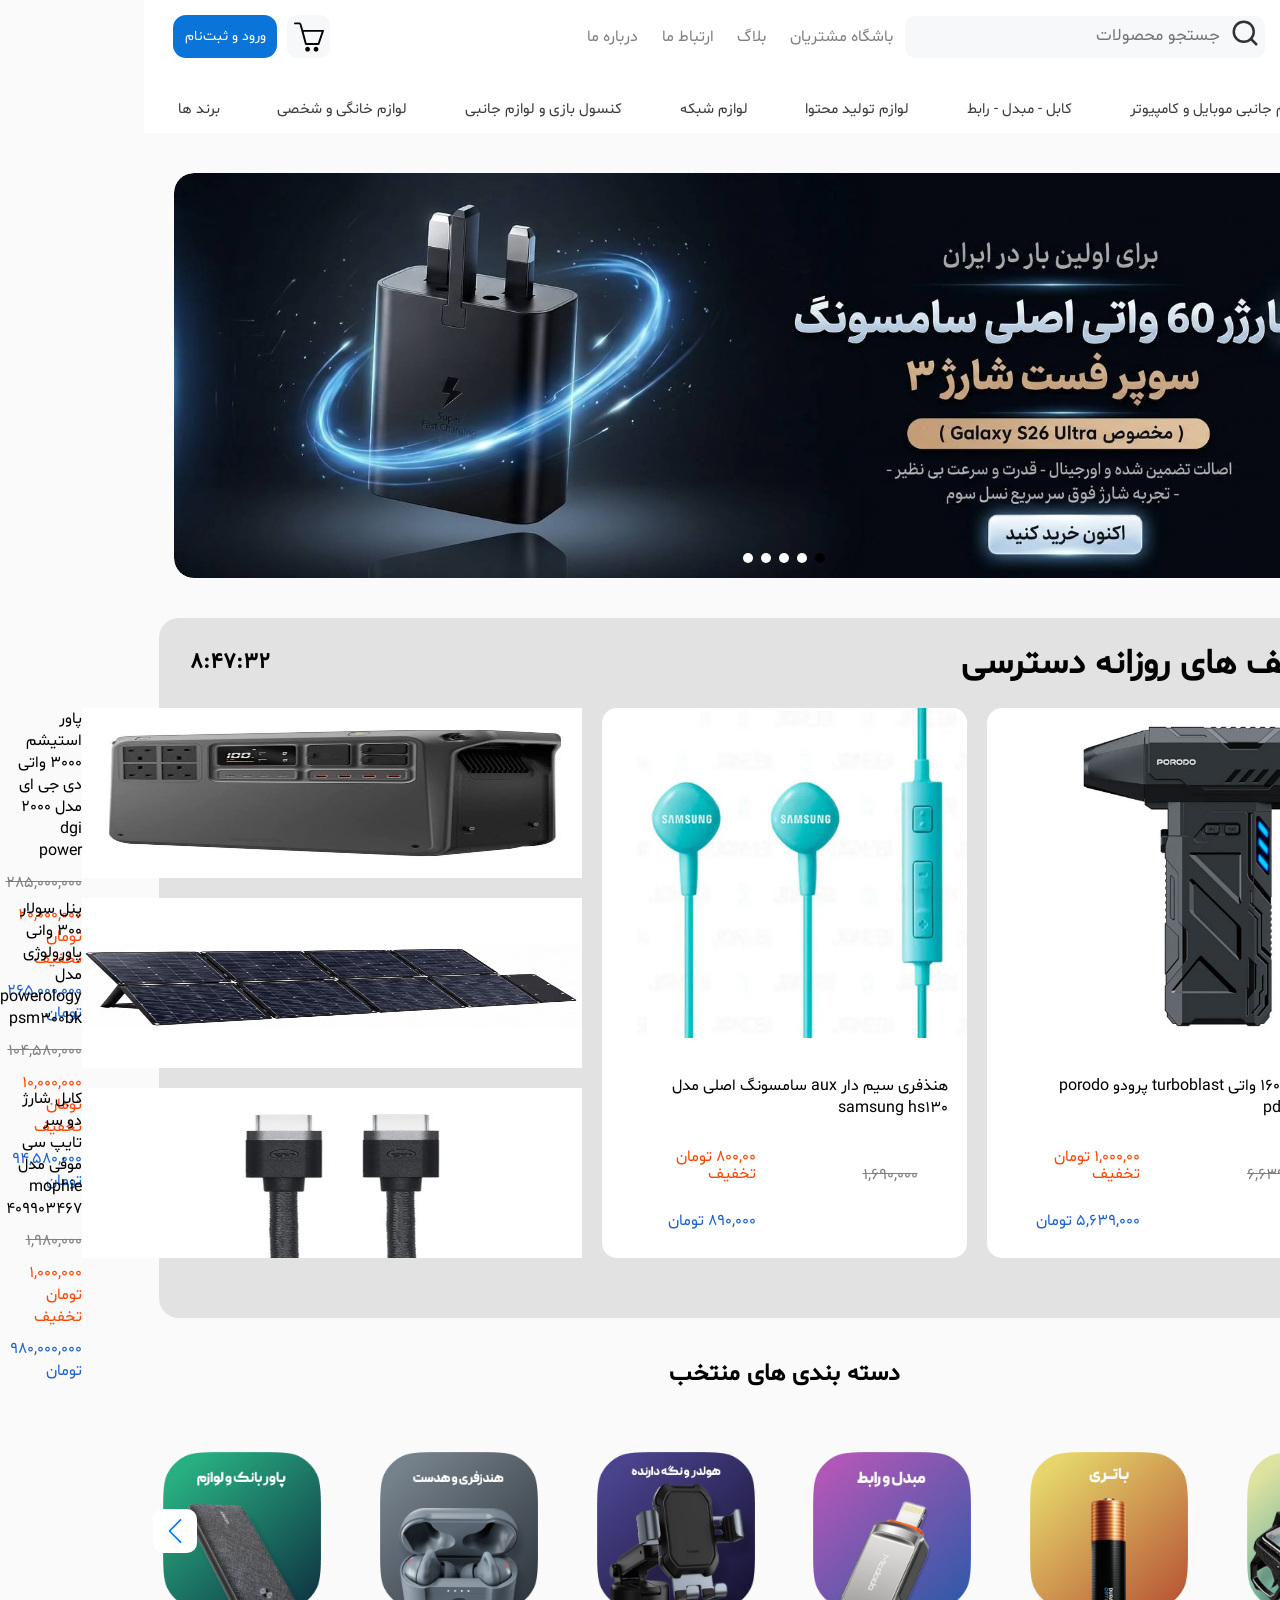
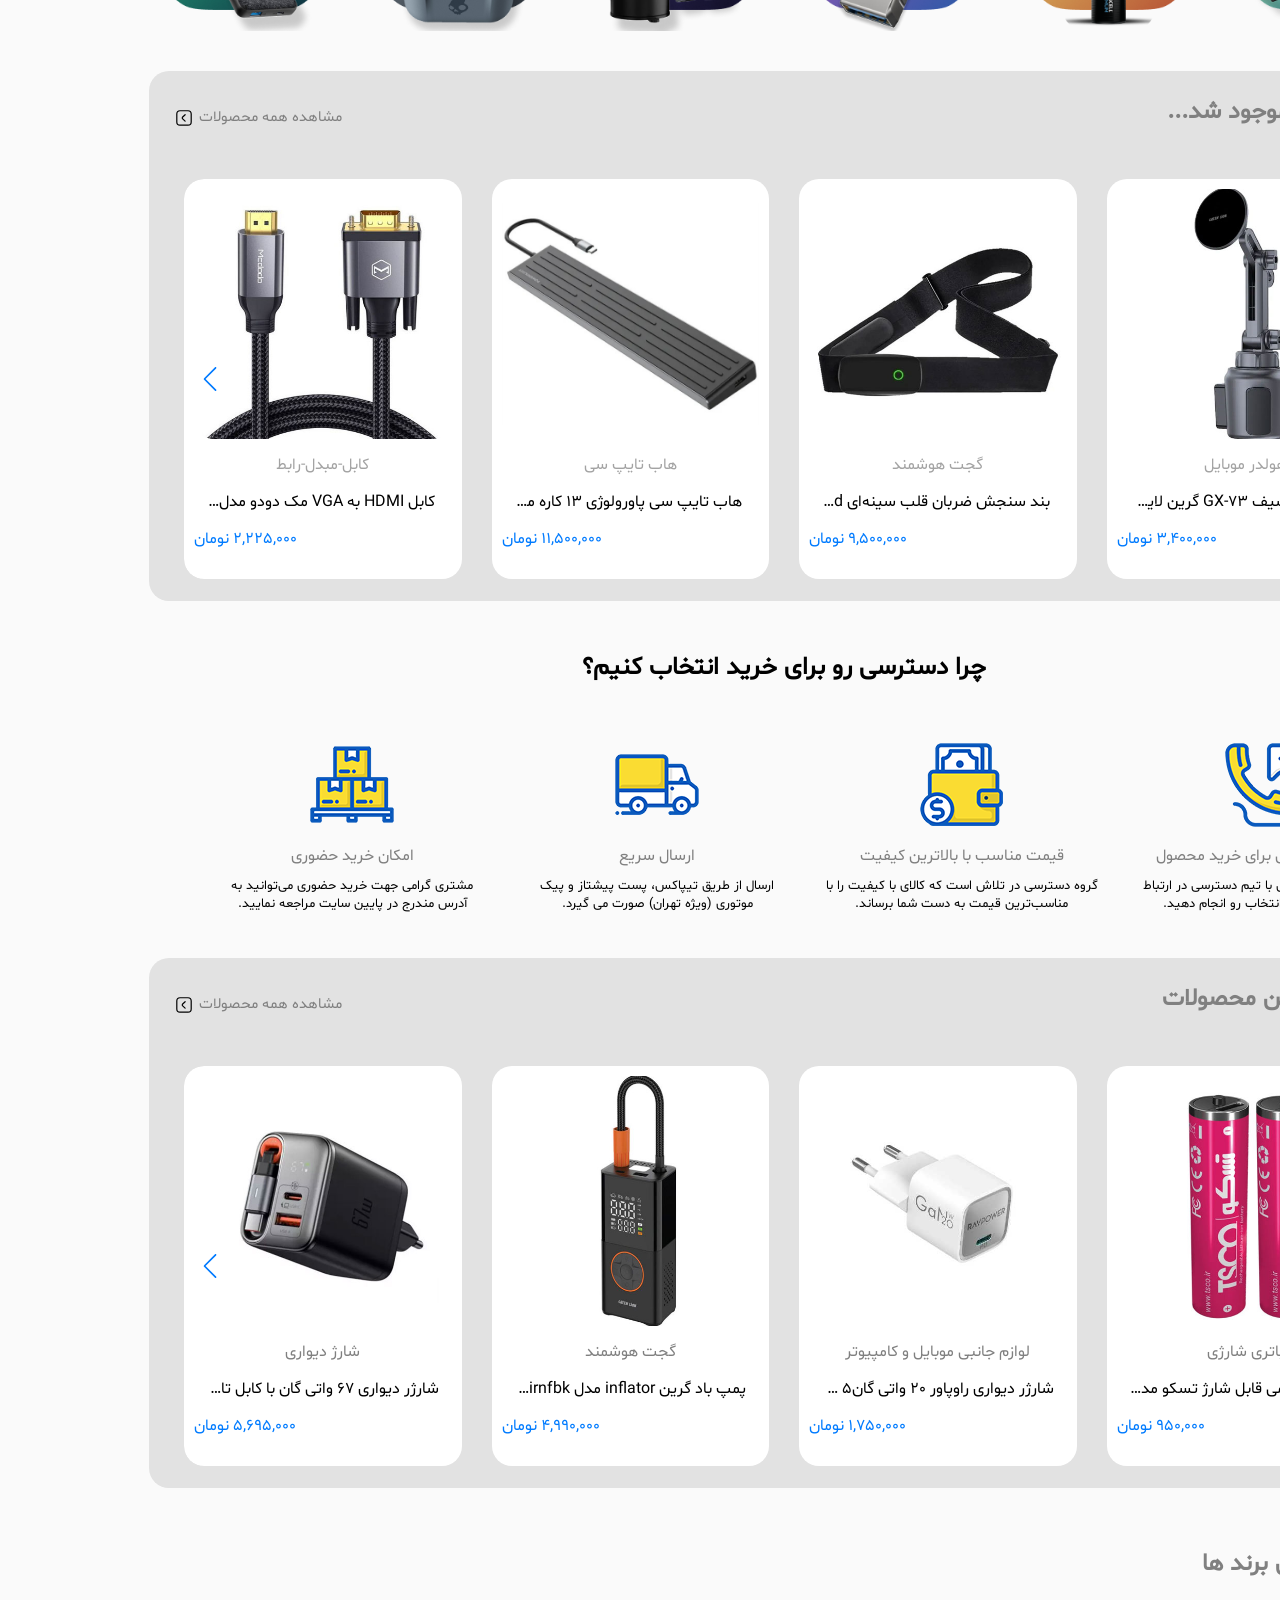
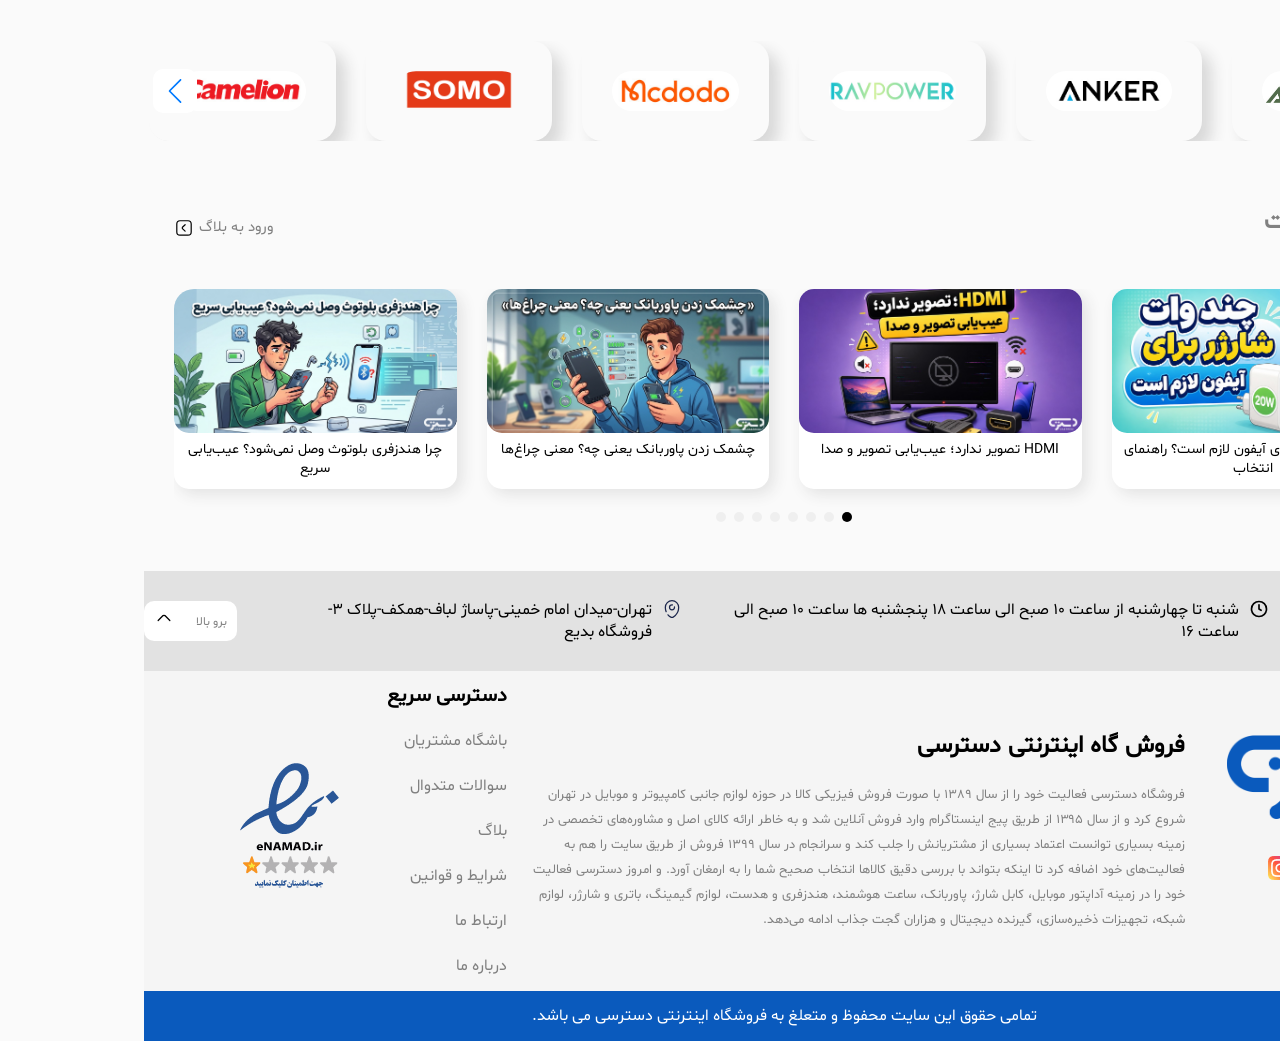
<file: index.html>
<!doctype html>
<html lang="en" dir="rtl">
    <head>
        <meta charset="UTF-8" />
        <meta name="viewport" content="width=device-width, initial-scale=1.0" />
        <title>فروشگاه اینترنتی دسترسی</title>
        <link
            rel="shortcut icon"
            href="./images/favicon.png"
            type="image/x-icon"
        />
        <link rel="stylesheet" href="./swiper/swiper-bundle.min.css" />
        <link rel="stylesheet" href="./css/css_home/main_home.css" />
        
    </head>
    <body>
        <div id="for_coming_up"></div>
        <header class="header">
            <div class="headerTop">
                <div class="dastresi_lego">
                    <img src="./images/dastresi_logo.png" alt="dastresi logo" />
                </div>
                <div class="search_box">
                    <div class="SearchLego">
                        <label for="search_home">
                            <svg
                                width="30px"
                                height="30px"
                                viewBox="0 0 24 24"
                                fill="none"
                                xmlns="http://www.w3.org/2000/svg"
                            >
                                <path
                                    d="M17 17L21 21"
                                    stroke="#323232"
                                    stroke-width="2"
                                    stroke-linecap="round"
                                    stroke-linejoin="round"
                                />
                                <path
                                    d="M19 11C19 15.4183 15.4183 19 11 19C6.58172 19 3 15.4183 3 11C3 6.58172 6.58172 3 11 3C15.4183 3 19 6.58172 19 11Z"
                                    stroke="#323232"
                                    stroke-width="2"
                                />
                            </svg>
                        </label>
                    </div>
                    <input
                        type="search"
                        name="search_home"
                        id="search_home"
                        class="search_input"
                        placeholder="جستجو محصولات"
                    />
                </div>
                <div class="portals">
                    <a href="./Bashgah_Moshtarian.html">باشگاه مشتریان</a>
                    <a href="#">بلاگ</a>
                    <a href="#">ارتباط ما</a>
                    <a href="#">درباره ما</a>
                </div>
                <div class="empty"></div>

                <div class="sabad_kharid">
                    <svg
                        fill="#000000"
                        width="64px"
                        height="64px"
                        viewBox="0 0 32 32"
                        version="1.1"
                        xmlns="http://www.w3.org/2000/svg"
                    >
                        <g id="SVGRepo_bgCarrier" stroke-width="0"></g>
                        <g
                            id="SVGRepo_tracerCarrier"
                            stroke-linecap="round"
                            stroke-linejoin="round"
                        ></g>
                        <g id="SVGRepo_iconCarrier">
                            <path
                                d="M31.739 8.875c-0.186-0.264-0.489-0.422-0.812-0.422h-21.223l-1.607-5.54c-0.63-2.182-2.127-2.417-2.741-2.417h-4.284c-0.549 0-0.993 0.445-0.993 0.993s0.445 0.993 0.993 0.993h4.283c0.136 0 0.549 0 0.831 0.974l5.527 20.311c0.12 0.428 0.511 0.724 0.956 0.724h13.499c0.419 0 0.793-0.262 0.934-0.657l4.758-14.053c0.11-0.304 0.064-0.643-0.122-0.907zM25.47 22.506h-12.046l-3.161-12.066h19.253zM23.5 26.504c-1.381 0-2.5 1.119-2.5 2.5s1.119 2.5 2.5 2.5 2.5-1.119 2.5-2.5c0-1.381-1.119-2.5-2.5-2.5zM14.5 26.504c-1.381 0-2.5 1.119-2.5 2.5s1.119 2.5 2.5 2.5 2.5-1.119 2.5-2.5c0-1.381-1.119-2.5-2.5-2.5z"
                            ></path>
                        </g>
                    </svg>
                </div>
                <div class="signin_and_signup">
                    <a href="./login.html">ورود و ثبت‌نام</a>
                </div>
            </div>

            <nav class="headerBottom">
                <ul class="asli_portals_in_header" type="none">
                    <li>
                        <a href="#" class="home_portal">خانه</a>
                    </li>
                    <li>
                        <a href="./Lavazem_Janebi_Mobile_computer.html">
                            لوازم جانبی موبایل و کامپیوتر</a
                        >
                        <div class="SubMenu">
                            <h5>ماوس و کیبورد و پدموس</h5>
                            <h5>کابل شارژ</h5>
                            <h5>اداپتور شارژ</h5>
                            <h5>پاوربانک</h5>
                            <h5>هنذفری و هدفون</h5>
                            <h5>اسپیکر</h5>
                            <h5>تجهیزات دخیره سازی</h5>
                            <h5>هولدر موبایل</h5>
                            <h5>دسته بازی و خنک کننده موبایل</h5>
                            <h5>سه راهی برق</h5>
                            <h5>دانگل انتقال تصویر</h5>
                            <h5>هاب تایپ سی</h5>
                            <h5>قاب گلس</h5>
                        </div>
                    </li>
                    <li>
                        <a href="#">کابل - مبدل - رابط</a>
                        <div class="SubMenu">
                            <h5>کابل hdmi</h5>
                            <h5>کابل پرینتر</h5>
                            <h5>گیرنده بلوتوث صدا</h5>
                            <h5>تبدیل صدا و AUX</h5>
                            <h5>تبدیل سوکت شارژ</h5>
                            <h5>مبدل تصویر HDMI و VGA</h5>
                            <h5>کابل AUX</h5>
                            <h5>کابل ۲ به ۱ صدا</h5>
                            <h5>کابل اپتیکال</h5>
                            <h5>کابل OTG</h5>
                        </div>
                    </li>
                    <li>
                        <a href="#">لوازم تولید محتوا</a>
                        <div class="SubMenu">
                            <h5>میکروفون</h5>
                            <h5>رینگ لایت</h5>
                            <h5>سه پایه نور</h5>
                        </div>
                    </li>
                    <li>
                        <a href="#">لوازم شبکه</a>
                        <div class="SubMenu">
                            <h5>مودم</h5>
                            <h5>هاب شبکه</h5>
                            <h5>مودم همراه</h5>
                            <h5>دانگل وای فای</h5>
                            <h5>روتر</h5>
                        </div>
                    </li>
                    <li>
                        <a href="#">کنسول بازی و لوازم جانبی</a>
                        <div class="SubMenu">
                            <h5>کیف کنسول بازی</h5>
                            <h5>هدفون گیمینگ</h5>
                            <h5>موس و کیبورد</h5>
                            <h5>دسته بازی</h5>
                            <h5>شارژر دسته بازی</h5>
                        </div>
                    </li>
                    <li>
                        <a href="#">لوازم خانگی و شخصی</a>
                        <div class="SubMenu">
                            <h5>گجت هوشمند</h5>
                            <h5>ماشین اصلاح سر و صورت</h5>
                            <h5>باتری و شارژر</h5>
                            <h5>اندروید باکس و گیرنده دیجیتال</h5>
                            <h5>مچ بند و ساعت هوشمند</h5>
                            <h5>ابزار</h5>
                            <h5>محصولات کمبو</h5>
                            <h5>اف ام پلیر</h5>
                        </div>
                    </li>
                    <li>
                        <a href="#">برند ها</a>
                        <div class="speial_sub_menu">
                            <div class="row_1">
                                <pre>هایلو                 haylou</pre>
                                <pre>دای هارد            die hard</pre>
                                <pre>اسکال کندی        skullcandy</pre>
                                <pre>اپل                     apple</pre>
                                <pre>کملیون               camelion</pre>
                                <pre>کلومن پلاس        koluman plus</pre>
                            </div>
                            <div class="row_2">
                                <pre>یسیدو                  yesido</pre>
                                <pre>نزتک                 naztech</pre>
                                <pre>پرووان                proOne</pre>
                                <pre>ال دی نیو              ldnio</pre>
                                <pre>دوراسل              duracell</pre>
                                <pre>سومو                    somo</pre>
                            </div>
                            <div class="row_3">
                                <pre>بیسوس                 baseus</pre>
                                <pre>بویا                    boya</pre>
                                <pre>مک دودو               mcdodo</pre>
                                <pre>پاورو لوژی        powerology</pre>
                                <pre>راو پاور            ravpower</pre>
                                <pre>اکی                    aukey</pre>
                            </div>
                            <div class="row_4">
                                <pre>انکر                    anker</pre>
                                <pre>اینوبن                 inoben</pre>
                                <pre>مومکس                   momax</pre>
                                <pre>وسترن دیجیتال western digital</pre>
                                <pre>شیایومی                xiaomi</pre>
                                <pre>پاناسونبک           panasonic</pre>
                            </div>
                            <div class="row_5">
                                <pre>نیکین                  neekin</pre>
                                <pre>پایونیر               pioneer</pre>
                                <pre>جی پی                      gp</pre>
                                <pre>ای فورتک               a4tech</pre>
                                <pre>وان مور              one more</pre>
                                <pre>مکسل                    mawel</pre>
                            </div>
                        </div>
                    </li>
                </ul>
            </nav>
        </header>
        <div class="divar"></div>
        <main>
            <div class="swiper mySwiper_1">
                <div class="swiper-wrapper">
                    <div class="swiper-slide">
                        <img src="./images/baner_1_s_1.png" alt="slide-1" />
                    </div>
                    <div class="swiper-slide">
                        <img src="./images/baner_1_s_2.png" alt="slide-2" />
                    </div>
                    <div class="swiper-slide">
                        <img src="./images/baner_1_s_3.png" alt="slide-3" />
                    </div>
                    <div class="swiper-slide">
                        <img src="./images/baner_1_s_4.png" alt="slide-4" />
                    </div>
                    <div class="swiper-slide">
                        <img src="./images/baner_1_s_5.png" alt="slide-5" />
                    </div>
                </div>
                <div class="swiper-pagination"></div>
            </div>
            <div class="takhfif_rozane">
                <div class="matns">
                    <h2 class="title"><span>%</span>تخفیف های روزانه دسترسی</h2>
                    <h3 class="timer">8:47:32</h3>
                </div>
                <div class="boxs">
                    <div class="col1">
                        <img src="./images/tr_col1.png" alt="" />
                        <h4>جت فن 160 واتی turboblast پرودو porodo pdadusbk</h4>
                        <div class="price">
                            <div class="old_price">6,639,000</div>
                            <div class="takhfif_and_new_prace">
                                <h4 class="takhfif">1,000,00 تومان تخفیف</h4>
                                <h4 class="new_price">5,639,000 تومان</h4>
                            </div>
                        </div>
                    </div>
                    <div class="col2">
                        <img src="./images/tr_col2.png" alt="" />
                        <h4>
                            هنذفری سیم دار aux سامسونگ اصلی مدل samsung hs130
                        </h4>
                        <div class="price">
                            <div class="old_price">1,690,000</div>
                            <div class="takhfif_and_new_prace">
                                <h4 class="takhfif">800,00 تومان تخفیف</h4>
                                <h4 class="new_price">890,000 تومان</h4>
                            </div>
                        </div>
                    </div>

                    <div class="col3">
                        <div class="row1">
                            <img src="./images/tr_col3_row1.png" alt="" />
                            <div class="info">
                                <h4 class="namekala">
                                    پاور استیشم 3000 واتی دی جی ای مدل 2000 dgi
                                    power
                                </h4>
                                <span class="old_price">285,000,000</span>
                                <span class="takhfif"
                                    >20,000,000 تومان تخفیف</span
                                >
                                <h4 class="new_price">265,000,000 تومان</h4>
                            </div>
                        </div>
                        <div class="row2">
                            <img src="./images/tr_col3_row2.png" alt="" />
                            <div class="info">
                                <h4 class="namekala">
                                    پنل سولار 300 وانی پاورولوژی مدل powerology
                                    psm300bk
                                </h4>
                                <span class="old_price">104,580,000</span>
                                <span class="takhfif"
                                    >10,000,000 تومان تخفیف</span
                                >
                                <h4 class="new_price">94,580,000 تومان</h4>
                            </div>
                        </div>
                        <div class="row3">
                            <img src="./images/tr_col3_row3.png" alt="" />
                            <div class="info">
                                <h4 class="namekala">
                                    کابل شارژ دو سر تایپ سی موفی مدل mophie
                                    409903467
                                </h4>
                                <span class="old_price">1,980,000</span>
                                <span class="takhfif"
                                    >1,000,000 تومان تخفیف</span
                                >
                                <h4 class="new_price">980,000,000 تومان</h4>
                            </div>
                        </div>
                    </div>
                </div>
            </div>
            <div class="slider_dastbandi">
                <h2>دسته بندی های منتخب</h2>
                <div class="swiper mySwiper_2">
                    <div class="swiper-wrapper">
                        <div class="swiper-slide">
                            <img src="./images/daste_1.png" alt="daste_1" />
                        </div>
                        <div class="swiper-slide">
                            <img src="./images/daste_2.png" alt="daste_2" />
                        </div>
                        <div class="swiper-slide">
                            <img src="./images/daste_3.png" alt="daste_3" />
                        </div>
                        <div class="swiper-slide">
                            <img src="./images/daste_4.png" alt="daste_4" />
                        </div>
                        <div class="swiper-slide">
                            <img src="./images/daste_5.png" alt="daste_5" />
                        </div>
                        <div class="swiper-slide">
                            <img src="./images/daste_6.png" alt="daste_6" />
                        </div>
                        <div class="swiper-slide">
                            <img src="./images/daste_7.png" alt="daste_7" />
                        </div>
                        <div class="swiper-slide">
                            <img src="./images/daste_8.png" alt="daste_8" />
                        </div>
                    </div>
                    <div class="swiper-button-next"></div>
                    <div class="swiper-button-prev"></div>
                </div>
            </div>
            <div class="hamin_alan_mojod_shod">
                <div class="moton">
                    <h2>همین الان موجود شد...</h2>
                    <h4>
                        <span>مشاهده همه محصولات</span>
                        <svg
                            width="20px"
                            height="20px"
                            viewBox="-0.5 0 25 25"
                            fill="none"
                            xmlns="http://www.w3.org/2000/svg"
                        >
                            <path
                                d="M13.4092 16.4199L10.3492 13.55C10.1935 13.4059 10.0692 13.2311 9.98425 13.0366C9.89929 12.8422 9.85547 12.6321 9.85547 12.4199C9.85547 12.2077 9.89929 11.9979 9.98425 11.8035C10.0692 11.609 10.1935 11.4342 10.3492 11.29L13.4092 8.41992"
                                stroke="#000000"
                                stroke-width="1.5"
                                stroke-linecap="round"
                                stroke-linejoin="round"
                            />
                            <path
                                d="M7 21.4202H17C19.2091 21.4202 21 19.6293 21 17.4202V7.42017C21 5.21103 19.2091 3.42017 17 3.42017H7C4.79086 3.42017 3 5.21103 3 7.42017V17.4202C3 19.6293 4.79086 21.4202 7 21.4202Z"
                                stroke="#000000"
                                stroke-width="1.5"
                                stroke-linecap="round"
                                stroke-linejoin="round"
                            />
                        </svg>
                    </h4>
                </div>
                <div class="swiper mySwiper_3">
                    <div class="swiper-wrapper">
                        <div class="swiper-slide">
                            <img src="./images/mojodi_1.png" alt="" />
                            <div class="dastebandi">هولدر موبایل</div>
                            <pre class="namekala">
 هولدر مگ سیف GX-73 گرین لاین مدل Green Lion GNGX73CUPHBK</pre
                            >
                            <div class="price">3,400,000 نومان</div>
                        </div>
                        <div class="swiper-slide">
                            <img src="./images/mojodi_2.png" alt="" />
                            <div class="dastebandi">گجت هوشمند</div>
                            <pre class="namekala">
 بند سنجش ضربان قلب سینه‌ای Cardio Band گرین لاین مدل Green Lion GNBND4CHSTBK</pre
                            >
                            <div class="price">9,500,000 نومان</div>
                        </div>
                        <div class="swiper-slide">
                            <img src="./images/mojodi_3.png" alt="" />
                            <div class="dastebandi">هاب تایپ سی</div>
                            <pre class="namekala">
 هاب تایپ سی پاورولوژی 13 کاره مدل Powerology Nexis PWDC4DBBK</pre
                            >
                            <div class="price">11,500,000 نومان</div>
                        </div>
                        <div class="swiper-slide">
                            <img src="./images/mojodi_4.png" alt="" />
                            <div class="dastebandi">کابل-مبدل-رابط</div>
                            <pre class="namekala">
 کابل HDMI به VGA مک دودو مدل Mcdodo CA-7770</pre
                            >
                            <div class="price">2,225,000 نومان</div>
                        </div>
                        <div class="swiper-slide">
                            <img src="./images/mojodi_5.png" alt="" />
                            <div class="dastebandi">هولدر موبایل</div>
                            <pre class="namekala">
 هولدر وکیوم چرخش 360 درجه مک دودو مدل Mcdodo TB-8420</pre
                            >
                            <div class="price">2,200,000 نومان</div>
                        </div>
                        <div class="swiper-slide">
                            <img src="./images/mojodi_6.png" alt="" />
                            <div class="dastebandi">گجت هوشمند</div>
                            <pre class="namekala">
 چراغ قوه شارژی گرین لاین مدل Green Lion GNKYLGTFL9BK</pre
                            >
                            <div class="price">1,990,000 نومان</div>
                        </div>
                        <div class="swiper-slide">
                            <img src="./images/mojodi_7.png" alt="" />
                            <div class="dastebandi">شارژر فندکی</div>
                            <pre class="namekala">
 شارژر فندکی 130 واتی با کابل متصل تایپ سی مک دودو مدل Mcdodo CC-8710</pre
                            >
                            <div class="price">6,500,000 نومان</div>
                        </div>
                        <div class="swiper-slide">
                            <img src="./images/mojodi_8.png" alt="" />
                            <div class="dastebandi">اسپیکر</div>
                            <pre class="namekala">
 اسپیکر بلوتوثی Palma Pro گرین لاین مدل Green Lion GNPLPWSPKRBK</pre
                            >
                            <div class="price">4,500,000 نومان</div>
                        </div>
                        <div class="swiper-slide">
                            <img src="./images/mojodi_9.png" alt="" />
                            <div class="dastebandi">گجت هوشمند</div>
                            <pre class="namekala">
 ماساژور برقی چشم گرین لاین مدل Green Lion GNEYEMSG41WH</pre
                            >
                            <div class="price">5,300,000 نومان</div>
                        </div>
                        <div class="swiper-slide">
                            <img src="./images/mojodi_10.png" alt="" />
                            <div class="dastebandi">هولدر موبایل</div>
                            <pre class="namekala">
 هولدر خودرو مک دودو مدل Mcdodo CM-8720</pre
                            >
                            <div class="price">2,550,000 نومان</div>
                        </div>
                        <div class="swiper-slide">
                            <img src="./images/mojodi_11.png" alt="" />
                            <div class="dastebandi">هولدر موبایل</div>
                            <pre class="namekala">
 هولدر مگ سیف GX-72 گرین لاین مدل Green Lion GNGX72CUPHBK</pre
                            >
                            <div class="price">3,400,000 نومان</div>
                        </div>
                    </div>
                    <div class="swiper-button-next"></div>
                    <div class="swiper-button-prev"></div>
                </div>
            </div>
            <div class="why_dastresi">چرا دسترسی رو برای خرید انتخاب کنیم؟</div>
            <div class="why_dastresi_box">
                <div class="col1">
                    <img src="./images/icon1.png" alt="" />
                    <P class="title">مشاوره تخصصی برای خرید محصول</P>
                    <p> برای خرید هر محصول با تیم دسترسی در ارتباط باشید تا بهترین انتخاب رو انجام دهید.</p>
                </div>
                <div class="col2">
                    <img src="./images/icon2.png" alt="" />
                    <P class="title">قیمت مناسب با بالاترین کیفیت</p>
                    <p>گروه دسترسی در تلاش است که  کالای با کیفیت را با مناسب‌ترین قیمت به دست شما برساند.</p>
                </div>
                <div class="col3">
                    <img src="./images/icon3.png" alt="" />
                    <P class="title">ارسال سریع</p>
                    <p>ارسال از طریق تیپاکس، پست پیشتاز و پیک موتوری (ویژه تهران) صورت می گیرد.</p>
                </div>
                <div class="col4">
                    <img src="./images/icon4.png" alt="" />
                    <P class="title">امکان خرید حضوری</P>
                    <p>مشتری گرامی جهت خرید حضوری می‌توانید به آدرس مندرج در پایین سایت مراجعه نمایید.</p>
                </div>
            </div>
            <div class="porfrosh_tarin_ha">
                <div class="moton">
                    <h2>پرفروش ترین محصولات</h2>
                    <h4>
                        <span>مشاهده همه محصولات</span>
                        <svg
                            width="20px"
                            height="20px"
                            viewBox="-0.5 0 25 25"
                            fill="none"
                            xmlns="http://www.w3.org/2000/svg"
                        >
                            <path
                                d="M13.4092 16.4199L10.3492 13.55C10.1935 13.4059 10.0692 13.2311 9.98425 13.0366C9.89929 12.8422 9.85547 12.6321 9.85547 12.4199C9.85547 12.2077 9.89929 11.9979 9.98425 11.8035C10.0692 11.609 10.1935 11.4342 10.3492 11.29L13.4092 8.41992"
                                stroke="#000000"
                                stroke-width="1.5"
                                stroke-linecap="round"
                                stroke-linejoin="round"
                            />
                            <path
                                d="M7 21.4202H17C19.2091 21.4202 21 19.6293 21 17.4202V7.42017C21 5.21103 19.2091 3.42017 17 3.42017H7C4.79086 3.42017 3 5.21103 3 7.42017V17.4202C3 19.6293 4.79086 21.4202 7 21.4202Z"
                                stroke="#000000"
                                stroke-width="1.5"
                                stroke-linecap="round"
                                stroke-linejoin="round"
                            />
                        </svg>
                    </h4>
                </div>
                <div class="swiper mySwiper_3">
                    <div class="swiper-wrapper">
                        <div class="swiper-slide">
                            <img src="./images/porfrosh_1.png" alt="" />
                            <div class="dastebandi">باتری شارژی</div>
                            <pre class="namekala">
باتری نیم قلمی قابل شارژ تسکو مدل tsco tbl10</pre
                            >
                            <div class="price">950,000 نومان</div>
                        </div>
                        <div class="swiper-slide">
                            <img src="./images/porfrosh_2.png" alt="" />
                            <div class="dastebandi">
                                لوازم جانبی موبایل و کامپیوتر
                            </div>
                            <pre class="namekala">
شارژر دیواری راوپاور 20 واتی گان5 مدل ravpower rp-pc1055</pre
                            >
                            <div class="price">1,750,000 نومان</div>
                        </div>
                        <div class="swiper-slide">
                            <img src="./images/porfrosh_3.png" alt="" />
                            <div class="dastebandi">گجت هوشمند</div>
                            <pre class="namekala">
پمپ باد گرین inflator مدل green liongntyirnfbk</pre
                            >
                            <div class="price">4,990,000 نومان</div>
                        </div>
                        <div class="swiper-slide">
                            <img src="./images/porfrosh_4.png" alt="" />
                            <div class="dastebandi">شارژ دیواری</div>
                            <pre class="namekala">
شارژر دیواری 67 واتی گان با کابل تایپ سی مک دودو مدل mcdodo ch-410</pre
                            >
                            <div class="price">5,695,000 نومان</div>
                        </div>
                        <div class="swiper-slide">
                            <img src="./images/porfrosh_5.png" alt="" />
                            <div class="dastebandi">شارژر دیواری</div>
                            <pre class="namekala">
شارژر دیواری 25 وات هادرون مدل hadron c1011</pre
                            >
                            <div class="price">2,070,000 نومان</div>
                        </div>
                        <div class="swiper-slide">
                            <img src="./images/porfrosh_6.png" alt="" />
                            <div class="dastebandi">باتری اکلالاین</div>
                            <pre class="namekala">
باتری نیم قلم 10 تایی شیایومی مدل xiaomi z17</pre
                            >
                            <div class="price">1,400,000 نومان</div>
                        </div>
                        <div class="swiper-slide">
                            <img src="./images/porfrosh_7.png" alt="" />
                            <div class="dastebandi">باتری اکلالاین</div>
                            <pre class="namekala">
باتری نیم قلم 10 تایی شیایومی مدل xiaomi z15</pre
                            >
                            <div class="price">1,400,000 نومان</div>
                        </div>
                        <div class="swiper-slide">
                            <img src="./images/porfrosh_8.png" alt="" />
                            <div class="dastebandi">ماوس و کیبورد و پد موس</div>
                            <pre class="namekala">
کیبورد بلوتوثی مافی مدل mofi phoenix</pre
                            >
                            <div class="price">2,990,000 نومان</div>
                        </div>
                        <div class="swiper-slide">
                            <img src="./images/porfrosh_9.png" alt="" />
                            <div class="dastebandi">هنذفری بلوتوثی</div>
                            <pre class="namekala">
باتری نیم قلمی قابل شارژ تسکو مدل tsco tbl10</pre
                            >
                            <div
                                class="price"
                                style="
                                    text-align: center;
                                    color: rgb(255, 12, 12);
                                "
                            >
                                ناموجود
                            </div>
                        </div>
                        <div class="swiper-slide">
                            <img src="./images/porfrosh_10.png" alt="" />
                            <div class="dastebandi">
                                کابل شارژ تایپ سی به لایتنینگ
                            </div>
                            <pre class="namekala">
کابل شارژ تایپ سی به لایتنینگ 36 واتی 1.2 متری قطع کن دار مک دودو مدل mcdodo ca-0870</pre
                            >
                            <div class="price">1,750,000 نومان</div>
                        </div>
                    </div>
                    <div class="swiper-button-next"></div>
                    <div class="swiper-button-prev"></div>
                </div>
            </div>
            <div class="slider_brands">
                <h2>محبوب ترین برند ها</h2>
                <div class="swiper mySwiper_2">
                    <div class="swiper-wrapper">
                        <div class="swiper-slide">
                            <img  src="./images/brand_1.png" alt="brand_1" />
                        </div>
                        <div class="swiper-slide">
                            <img src="./images/brand_2.png" alt="brand_2" />
                        </div>
                        <div class="swiper-slide">
                            <img src="./images/brand_3.png" alt="brand_3" />
                        </div>
                        <div class="swiper-slide">
                            <img src="./images/brand_4.png" alt="brand_4" />
                        </div>
                        <div class="swiper-slide">
                            <img src="./images/brand_5.png" alt="brand_5" />
                        </div>
                        <div class="swiper-slide">
                            <img src="./images/brand_6.png" alt="brand_6" />
                        </div>
                        <div class="swiper-slide">
                            <img src="./images/brand_7.png" alt="brand_7" />
                        </div>
                    </div>
                    <div class="swiper-button-next"></div>
                    <div class="swiper-button-prev"></div>
                </div>
            </div>
            <div class="maghalat">
                <div class="moton">
                    <h2>اخرین مقالات</h2>
                    <h4>
                        <span>ورود به بلاگ</span>
                        <svg
                            width="20px"
                            height="20px"
                            viewBox="-0.5 0 25 25"
                            fill="none"
                            xmlns="http://www.w3.org/2000/svg"
                        >
                            <path
                                d="M13.4092 16.4199L10.3492 13.55C10.1935 13.4059 10.0692 13.2311 9.98425 13.0366C9.89929 12.8422 9.85547 12.6321 9.85547 12.4199C9.85547 12.2077 9.89929 11.9979 9.98425 11.8035C10.0692 11.609 10.1935 11.4342 10.3492 11.29L13.4092 8.41992"
                                stroke="#000000"
                                stroke-width="1.5"
                                stroke-linecap="round"
                                stroke-linejoin="round"
                            />
                            <path
                                d="M7 21.4202H17C19.2091 21.4202 21 19.6293 21 17.4202V7.42017C21 5.21103 19.2091 3.42017 17 3.42017H7C4.79086 3.42017 3 5.21103 3 7.42017V17.4202C3 19.6293 4.79086 21.4202 7 21.4202Z"
                                stroke="#000000"
                                stroke-width="1.5"
                                stroke-linecap="round"
                                stroke-linejoin="round"
                            />
                        </svg>
                    </h4>
                </div>
                <div class="swiper mySwiper_4">
                    <div class="swiper-wrapper">
                        <div class="swiper-slide">
                            <img src="./images/maghale_1.png" alt="">
                            <div class="text">چند وات شارژر برای آیفون لازم است؟ راهنمای انتخاب</div>
                        </div>
                        <div class="swiper-slide">
                            <img src="./images/maghale_2.png" alt="">
                            <div class="text">HDMI تصویر ندارد؛ عیب‌یابی تصویر و صدا</div>
                        </div>
                        <div class="swiper-slide">
                            <img src="./images/maghale_3.png" alt="">
                            <div class="text">چشمک زدن پاوربانک یعنی چه؟ معنی چراغ‌ها</div>
                        </div>
                        <div class="swiper-slide">
                            <img src="./images/maghale_4.png" alt="">
                            <div class="text">چرا هندزفری بلوتوث وصل نمی‌شود؟ عیب‌یابی سریع</div>
                        </div>
                        <div class="swiper-slide">
                            <img src="./images/maghale_5.png" alt="">
                            <div class="text">نحوه تست اصالت شارژر سامسونگ؛ تشخیص اصل از فیک</div>
                        </div>
                        <div class="swiper-slide">
                            <img src="./images/maghale_6.png" alt="">
                            <div class="text">فلش ۱۲۸ گیگ USB3 یا USB2؟ کدام را بخریم</div>
                        </div>
                        <div class="swiper-slide">
                            <img src="./images/maghale_7.png" alt="">
                            <div class="text">قطع و وصل شدن شارژر؛ کابل مقصر است یا آداپتور؟</div>
                        </div>
                        <div class="swiper-slide">
                            <img src="./images/maghale_8.png" alt="">
                            <div class="text">عوارض کابل شارژ تقلبی؛ چیزی بیشتر از خراب شدن باتری</div>
                        </div>
                    </div>
                    <div class="swiper-pagination"></div>
                </div>
            </div>
        </main>
        <footer>
            <div class="footerup">
                <div class="box">
                    <div class="tel_svg">
                        <svg
                            width="20px"
                            height="20px"
                            viewBox="0 0 24 24"
                            fill="none"
                            xmlns="http://www.w3.org/2000/svg"
                        >
                            <path
                                d="M18.6038 12.7268L15.5652 9.08666C15.2572 8.69067 15.1032 8.49267 15.0225 8.27061C14.9511 8.07411 14.9215 7.86486 14.9357 7.65628C14.9518 7.42055 15.045 7.18766 15.2313 6.72187L15.942 4.94513C16.2177 4.25581 16.3556 3.91116 16.5934 3.68525C16.8029 3.48618 17.0656 3.3519 17.3496 3.29856C17.672 3.23803 18.0321 3.32806 18.7524 3.50812L20.7197 4.00002C20.7197 14 13.72 21 3.71973 21L3.2281 19.0324C3.04804 18.3122 2.95801 17.952 3.01854 17.6297C3.07188 17.3456 3.20616 17.083 3.40522 16.8734C3.63113 16.6356 3.97579 16.4977 4.66511 16.222L6.25064 15.5878C6.78204 15.3752 7.04773 15.2689 7.31264 15.2608C7.54678 15.2536 7.77934 15.3013 7.99171 15.4002C8.23199 15.512 8.43434 15.7144 8.83904 16.1191L11.9254 19.1569"
                                stroke="#000000"
                                stroke-width="2"
                                stroke-linecap="round"
                                stroke-linejoin="round"
                            />
                        </svg>
                    </div>
                    <div class="tel_number">021-33902646</div>
                </div>
                <div class="box">
                    <div class="clock_svg">
                        <svg
                            width="20px"
                            height="20px"
                            viewBox="0 0 24 24"
                            fill="none"
                            xmlns="http://www.w3.org/2000/svg"
                        >
                            <path
                                d="M12 7V12L14.5 13.5M21 12C21 16.9706 16.9706 21 12 21C7.02944 21 3 16.9706 3 12C3 7.02944 7.02944 3 12 3C16.9706 3 21 7.02944 21 12Z"
                                stroke="#000000"
                                stroke-width="2"
                                stroke-linecap="round"
                                stroke-linejoin="round"
                            />
                        </svg>
                    </div>
                    <div class="clock_matn">
                        شنبه تا چهارشنبه از ساعت 10 صبح الی ساعت 18 پنجشنبه ها
                        ساعت 10 صبح الی ساعت 16
                    </div>
                </div>
                <div class="box">
                    <div class="map_svg">
                        <svg
                            width="20px"
                            height="20px"
                            viewBox="0 0 24 24"
                            fill="none"
                            xmlns="http://www.w3.org/2000/svg"
                        >
                            <path
                                d="M12.5 7.04148C12.3374 7.0142 12.1704 7 12 7C10.3431 7 9 8.34315 9 10C9 11.6569 10.3431 13 12 13C13.6569 13 15 11.6569 15 10C15 9.82964 14.9858 9.6626 14.9585 9.5"
                                stroke="#1C274C"
                                stroke-width="1.5"
                                stroke-linecap="round"
                            />
                            <path
                                d="M5 15.2161C4.35254 13.5622 4 11.8013 4 10.1433C4 5.64588 7.58172 2 12 2C16.4183 2 20 5.64588 20 10.1433C20 14.6055 17.4467 19.8124 13.4629 21.6744C12.5343 22.1085 11.4657 22.1085 10.5371 21.6744C9.26474 21.0797 8.13831 20.1439 7.19438 19"
                                stroke="#1C274C"
                                stroke-width="1.5"
                                stroke-linecap="round"
                            />
                        </svg>
                    </div>
                    <div class="map_matn">
                        تهران-میدان امام خمینی-پاساژ لباف-همکف-پلاک 3-فروشگاه
                        بدیع
                    </div>
                </div>
                <a href="#for_coming_up" class="go_up">
                    <div class="matn">
                        <span>برو بالا</span>
                    </div>
                    <div class="svg">
                        <svg
                            width="20px"
                            height="20px"
                            viewBox="0 0 24 24"
                            fill="none"
                            xmlns="http://www.w3.org/2000/svg"
                        >
                            <g id="SVGRepo_bgCarrier" stroke-width="0"></g>
                            <g
                                id="SVGRepo_tracerCarrier"
                                stroke-linecap="round"
                                stroke-linejoin="round"
                            ></g>
                            <g id="SVGRepo_iconCarrier">
                                <path
                                    d="M5 15L10 9.84985C10.2563 9.57616 10.566 9.35814 10.9101 9.20898C11.2541 9.05983 11.625 8.98291 12 8.98291C12.375 8.98291 12.7459 9.05983 13.0899 9.20898C13.434 9.35814 13.7437 9.57616 14 9.84985L19 15"
                                    stroke="#000000"
                                    stroke-width="1.5"
                                    stroke-linecap="round"
                                    stroke-linejoin="round"
                                ></path>
                            </g>
                        </svg>
                    </div>
                </a>
            </div>

            <div class="footermidel">
                <div class="col1">
                    <div class="row1">
                        <img
                            src="./images/dastresi_logo.png"
                            alt="dastresi_lego"
                        />
                    </div>
                    <div class="row2">
                        <h3>با ما در ارتباط باشید:</h3>
                        <img src="./images/instagram.png" alt="instagram" />
                    </div>
                </div>
                <div class="col2">
                    <h2>فروش گاه اینترنتی دسترسی</h2>
                    <p>
                        فروشگاه دسترسی فعالیت خود را از سال ۱۳۸۹ با صورت فروش
                        فیزیکی کالا در حوزه لوازم جانبی کامپیوتر و موبایل در
                        تهران شروع کرد و از سال ۱۳۹۵ از طریق پیج اینستاگرام وارد
                        فروش آنلاین شد و به خاطر ارائه کالای اصل و مشاوره‌های
                        تخصصی در زمینه بسیاری توانست اعتماد بسیاری از مشتریانش
                        را جلب کند و سرانجام در سال ۱۳۹۹ فروش از طریق سایت را هم
                        به فعالیت‌های خود اضافه کرد تا اینکه بتواند با بررسی
                        دقیق کالاها انتخاب صحیح شما را به ارمغان آورد. و امروز
                        دسترسی فعالیت خود را در زمینه آداپتور موبایل، کابل شارژ،
                        پاوربانک، ساعت هوشمند، هندزفری و هدست، لوازم گیمینگ،
                        باتری و شارژر، لوازم شبکه، تجهیزات ذخیره‌سازی، گیرنده
                        دیجیتال و هزاران گجت جذاب ادامه می‌دهد.
                    </p>
                </div>
                <div class="col3">
                    <h2>دسترسی سریع</h2>
                    <a href="./Bashgah_Moshtarian.html">باشگاه مشتریان</a>
                    <a href="#">سوالات متدوال</a>
                    <a href="#">بلاگ</a>
                    <a href="#">شرایط و قوانین</a>
                    <a href="#">ارتباط ما</a>
                    <a href="#">درباره ما</a>
                </div>
                <div class="col4">
                    <img src="./images/eNAMAD_ir.png" alt="eNAMAD.ir" />
                </div>
            </div>

            <div class="footerdown">
                تمامی حقوق این سایت محفوظ و متعلغ به فروشگاه اینترنتی دسترسی می
                باشد.
            </div>
        </footer>
        <script src="./swiper/swiper-bundle.min.js"></script>
        <script>
            var swiper = new Swiper(".mySwiper_1", {
                pagination: {
                    el: ".swiper-pagination",
                    clickable: true,
                },
                autoplay: {
                    delay: 3500,
                    disableOnInteraction: false,
                },
                loop: true,
            });
            var swiper = new Swiper(".mySwiper_2", {
                slidesPerView: 6,
                spaceBetween: 30,
                navigation: {
                    nextEl: ".swiper-button-next",
                    prevEl: ".swiper-button-prev",
                },
                autoplay: true,
                loop: true,
            });
            var swiper = new Swiper(".mySwiper_3", {
                slidesPerView: 4,
                spaceBetween: 30,
                navigation: {
                    nextEl: ".swiper-button-next",
                    prevEl: ".swiper-button-prev",
                },
                autoplay:true ,
                loop:true,
            });
            var swiper = new Swiper('.mySwiper_4', {
                slidesPerView: 4,
                spaceBetween: 30,
                pagination: {
                  el: '.swiper-pagination',
                  clickable: true,
                },
                autoplay:true,
                loop:true
            });
        </script>
    </body>
</html>
</file>
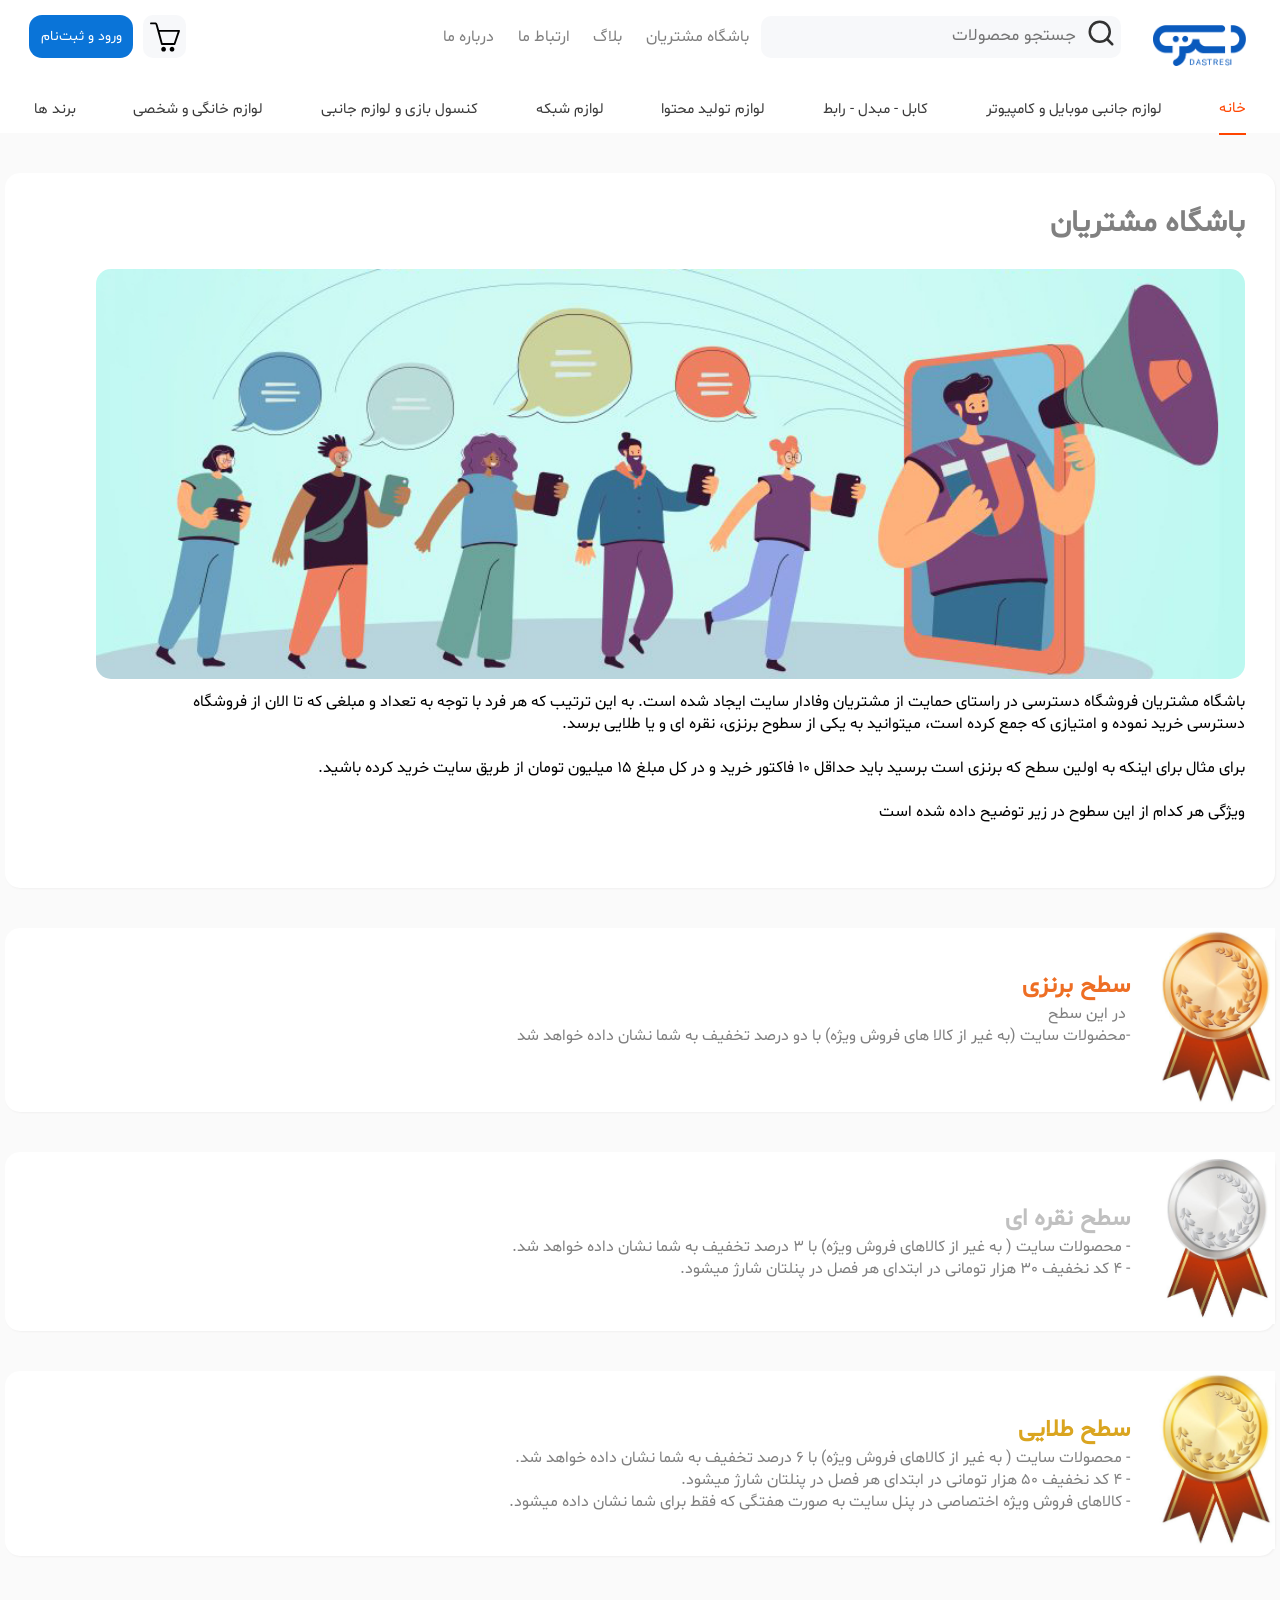
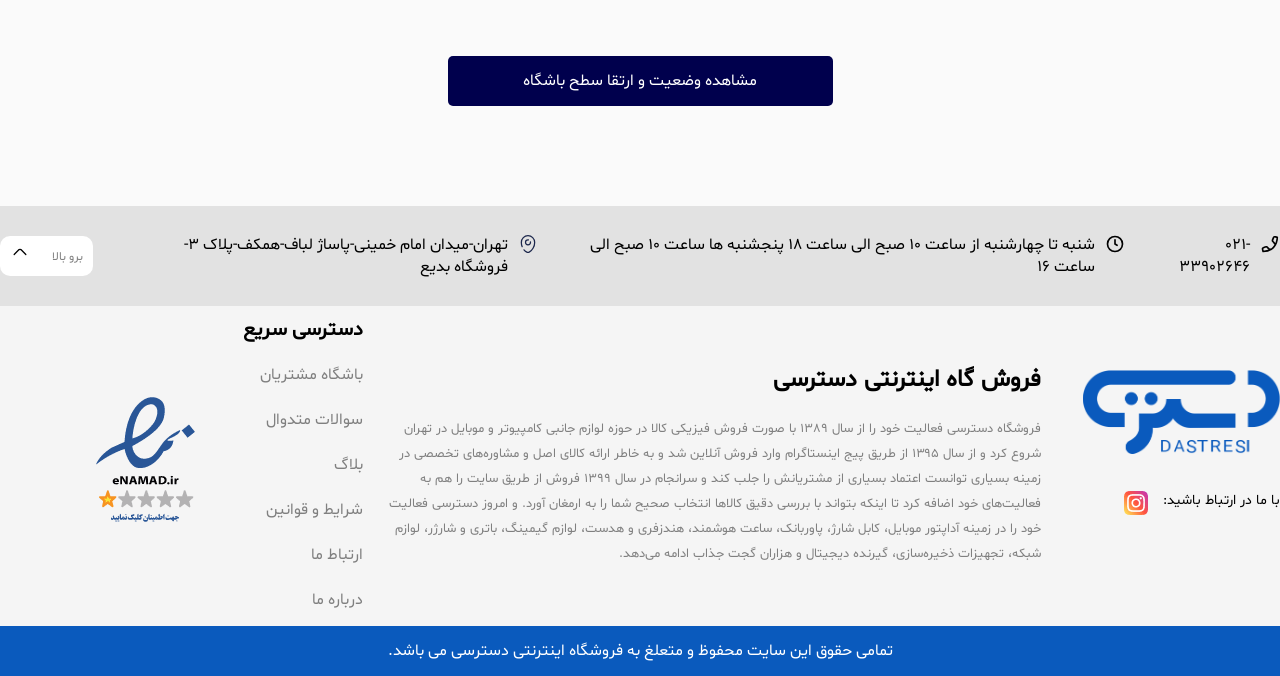
<file: Bashgah_Moshtarian.html>
<!doctype html>
<html lang="en" dir="rtl">
    <head>
        <meta charset="UTF-8" />
        <meta name="viewport" content="width=device-width, initial-scale=1.0" />
        <title>باشگاه مشتریان</title>
        <link
            rel="shortcut icon"
            href="./images/favicon.png"
            type="image/x-icon"
        />
        <link
            rel="stylesheet"
            href="./css/css_Bashgah_Moshtarian/main_bashgah_moshtarian.css"
        />
    </head>
    <body>
        <div id="for_coming_up"></div>
        <header class="header">
            <div class="headerTop">
                <div class="dastresi_lego">
                    <img src="./images/dastresi_logo.png" alt="dastresi logo" />
                </div>
                <div class="search_box">
                    <div class="SearchLego">
                        <label for="search_home">
                            <svg
                                width="30px"
                                height="30px"
                                viewBox="0 0 24 24"
                                fill="none"
                                xmlns="http://www.w3.org/2000/svg"
                            >
                                <path
                                    d="M17 17L21 21"
                                    stroke="#323232"
                                    stroke-width="2"
                                    stroke-linecap="round"
                                    stroke-linejoin="round"
                                />
                                <path
                                    d="M19 11C19 15.4183 15.4183 19 11 19C6.58172 19 3 15.4183 3 11C3 6.58172 6.58172 3 11 3C15.4183 3 19 6.58172 19 11Z"
                                    stroke="#323232"
                                    stroke-width="2"
                                />
                            </svg>
                        </label>
                    </div>
                    <input
                        type="search"
                        name="search_home"
                        id="search_home"
                        class="search_input"
                        placeholder="جستجو محصولات"
                    />
                </div>
                <div class="portals">
                    <a href="#">باشگاه مشتریان</a>
                    <a href="#">بلاگ</a>
                    <a href="#">ارتباط ما</a>
                    <a href="#">درباره ما</a>
                </div>
                <div class="empty"></div>

                <div class="sabad_kharid">
                    <svg
                        fill="#000000"
                        width="64px"
                        height="64px"
                        viewBox="0 0 32 32"
                        version="1.1"
                        xmlns="http://www.w3.org/2000/svg"
                    >
                        <g id="SVGRepo_bgCarrier" stroke-width="0"></g>
                        <g
                            id="SVGRepo_tracerCarrier"
                            stroke-linecap="round"
                            stroke-linejoin="round"
                        ></g>
                        <g id="SVGRepo_iconCarrier">
                            <path
                                d="M31.739 8.875c-0.186-0.264-0.489-0.422-0.812-0.422h-21.223l-1.607-5.54c-0.63-2.182-2.127-2.417-2.741-2.417h-4.284c-0.549 0-0.993 0.445-0.993 0.993s0.445 0.993 0.993 0.993h4.283c0.136 0 0.549 0 0.831 0.974l5.527 20.311c0.12 0.428 0.511 0.724 0.956 0.724h13.499c0.419 0 0.793-0.262 0.934-0.657l4.758-14.053c0.11-0.304 0.064-0.643-0.122-0.907zM25.47 22.506h-12.046l-3.161-12.066h19.253zM23.5 26.504c-1.381 0-2.5 1.119-2.5 2.5s1.119 2.5 2.5 2.5 2.5-1.119 2.5-2.5c0-1.381-1.119-2.5-2.5-2.5zM14.5 26.504c-1.381 0-2.5 1.119-2.5 2.5s1.119 2.5 2.5 2.5 2.5-1.119 2.5-2.5c0-1.381-1.119-2.5-2.5-2.5z"
                            ></path>
                        </g>
                    </svg>
                </div>
                <div class="signin_and_signup">
                    <a href="./login.html">ورود و ثبت‌نام</a>
                </div>
            </div>

            <nav class="headerBottom">
                <ul class="asli_portals_in_header" type="none">
                    <li>
                        <a href="./index.html" class="home_portal">خانه</a>
                    </li>
                    <li>
                        <a href="./Lavazem_Janebi_Mobile_computer.html">
                            لوازم جانبی موبایل و کامپیوتر</a
                        >
                        <div class="SubMenu">
                            <h5>ماوس و کیبورد و پدموس</h5>
                            <h5>کابل شارژ</h5>
                            <h5>اداپتور شارژ</h5>
                            <h5>پاوربانک</h5>
                            <h5>هنذفری و هدفون</h5>
                            <h5>اسپیکر</h5>
                            <h5>تجهیزات دخیره سازی</h5>
                            <h5>هولدر موبایل</h5>
                            <h5>دسته بازی و خنک کننده موبایل</h5>
                            <h5>سه راهی برق</h5>
                            <h5>دانگل انتقال تصویر</h5>
                            <h5>هاب تایپ سی</h5>
                            <h5>قاب گلس</h5>
                        </div>
                    </li>
                    <li>
                        <a href="#">کابل - مبدل - رابط</a>
                        <div class="SubMenu">
                            <h5>کابل hdmi</h5>
                            <h5>کابل پرینتر</h5>
                            <h5>گیرنده بلوتوث صدا</h5>
                            <h5>تبدیل صدا و AUX</h5>
                            <h5>تبدیل سوکت شارژ</h5>
                            <h5>مبدل تصویر HDMI و VGA</h5>
                            <h5>کابل AUX</h5>
                            <h5>کابل ۲ به ۱ صدا</h5>
                            <h5>کابل اپتیکال</h5>
                            <h5>کابل OTG</h5>
                        </div>
                    </li>
                    <li>
                        <a href="#">لوازم تولید محتوا</a>
                        <div class="SubMenu">
                            <h5>میکروفون</h5>
                            <h5>رینگ لایت</h5>
                            <h5>سه پایه نور</h5>
                        </div>
                    </li>
                    <li>
                        <a href="#">لوازم شبکه</a>
                        <div class="SubMenu">
                            <h5>مودم</h5>
                            <h5>هاب شبکه</h5>
                            <h5>مودم همراه</h5>
                            <h5>دانگل وای فای</h5>
                            <h5>روتر</h5>
                        </div>
                    </li>
                    <li>
                        <a href="#">کنسول بازی و لوازم جانبی</a>
                        <div class="SubMenu">
                            <h5>کیف کنسول بازی</h5>
                            <h5>هدفون گیمینگ</h5>
                            <h5>موس و کیبورد</h5>
                            <h5>دسته بازی</h5>
                            <h5>شارژر دسته بازی</h5>
                        </div>
                    </li>
                    <li>
                        <a href="#">لوازم خانگی و شخصی</a>
                        <div class="SubMenu">
                            <h5>گجت هوشمند</h5>
                            <h5>ماشین اصلاح سر و صورت</h5>
                            <h5>باتری و شارژر</h5>
                            <h5>اندروید باکس و گیرنده دیجیتال</h5>
                            <h5>مچ بند و ساعت هوشمند</h5>
                            <h5>ابزار</h5>
                            <h5>محصولات کمبو</h5>
                            <h5>اف ام پلیر</h5>
                        </div>
                    </li>
                    <li>
                        <a href="#">برند ها</a>
                        <div class="speial_sub_menu">
                            <div class="row_1">
                                <pre>هایلو                 haylou</pre>
                                <pre>دای هارد            die hard</pre>
                                <pre>اسکال کندی        skullcandy</pre>
                                <pre>اپل                     apple</pre>
                                <pre>کملیون               camelion</pre>
                                <pre>کلومن پلاس        koluman plus</pre>
                            </div>
                            <div class="row_2">
                                <pre>یسیدو                  yesido</pre>
                                <pre>نزتک                 naztech</pre>
                                <pre>پرووان                proOne</pre>
                                <pre>ال دی نیو              ldnio</pre>
                                <pre>دوراسل              duracell</pre>
                                <pre>سومو                    somo</pre>
                            </div>
                            <div class="row_3">
                                <pre>بیسوس                 baseus</pre>
                                <pre>بویا                    boya</pre>
                                <pre>مک دودو               mcdodo</pre>
                                <pre>پاورو لوژی        powerology</pre>
                                <pre>راو پاور            ravpower</pre>
                                <pre>اکی                    aukey</pre>
                            </div>
                            <div class="row_4">
                                <pre>انکر                    anker</pre>
                                <pre>اینوبن                 inoben</pre>
                                <pre>مومکس                   momax</pre>
                                <pre>وسترن دیجیتال western digital</pre>
                                <pre>شیایومی                xiaomi</pre>
                                <pre>پاناسونبک           panasonic</pre>
                            </div>
                            <div class="row_5">
                                <pre>نیکین                  neekin</pre>
                                <pre>پایونیر               pioneer</pre>
                                <pre>جی پی                      gp</pre>
                                <pre>ای فورتک               a4tech</pre>
                                <pre>وان مور              one more</pre>
                                <pre>مکسل                    mawel</pre>
                            </div>
                        </div>
                    </li>
                </ul>
            </nav>
        </header>
        <div class="divar"></div>
        <main>
            <div class="card_asli">
                <h2>باشگاه مشتریان</h2>
                <img
                    src="./images/bashgah_moshtarian_asli.png"
                    alt="acs asli bashgah moshtarian"
                />
                <p>
                    باشگاه مشتریان فروشگاه دسترسی در راستای حمایت از مشتریان
                    وفادار سایت ایجاد شده است. به این ترتیب که هر فرد با توجه به
                    تعداد و مبلغی که تا الان از فروشگاه دسترسی خرید نموده و
                    امتیازی که جمع کرده است، میتوانید به یکی از سطوح برنزی، نقره
                    ای و یا طلایی برسد.
                    <br />
                    <br />
                    برای مثال برای اینکه به اولین سطح که برنزی است برسید باید
                    حداقل 10 فاکتور خرید و در کل مبلغ 15 میلیون تومان از طریق
                    سایت خرید کرده باشید.
                    <br />
                    <br />
                    ویژگی هر کدام از این سطوح در زیر توضیح داده شده است
                </p>
            </div>

            <div class="card_sath1">
                <div class="image">
                    <img src="./images/bashgah_moshtarian_1.png" alt="bronz" />
                </div>
                <div class="info">
                    <h2 class="bronz">سطح برنزی</h2>
                    <pre>
 در این سطح
-محضولات سایت (به غیر از کالا های فروش ویژه) با دو درصد تخفیف به شما نشان داده خواهد شد
                    </pre>
                </div>
            </div>

            <div class="card_sath2">
                <div class="image">
                    <img src="./images/bashgah_moshtarian_3.png" alt="silver" />
                </div>
                <div class="info">
                    <h2 class="silver">سطح نقره ای</h2>
                    <pre>
- محصولات سایت ( به غیر از کالاهای فروش ویژه) با 3 درصد تخفیف به شما نشان داده خواهد شد.
- 4 کد نخفیف 30 هزار تومانی در ابتدای هر فصل در پنلتان شارژ میشود.
</pre
                    >
                </div>
            </div>

            <div class="card_sath3">
                <div class="image">
                    <img src="./images/bashgah_moshtarian_2.png" alt="gold" />
                </div>
                <div class="info">
                    <h2 class="golden">سطح طلایی</h2>
                    <pre>
- محصولات سایت ( به غیر از کالاهای فروش ویژه) با 6 درصد تخفیف به شما نشان داده خواهد شد.
- 4 کد نخفیف 50 هزار تومانی در ابتدای هر فصل در پنلتان شارژ میشود.
- کالاهای فروش ویژه اختصاصی در پنل سایت به صورت هفتگی که فقط برای شما نشان داده میشود.
</pre
                    >
                </div>
            </div>
            <div class="card_natige">مشاهده وضعیت و ارتقا سطح باشگاه</div>
        </main>
        <footer>
            <div class="footerup">
                <div class="box">
                    <div class="tel_svg">
                        <svg
                            width="20px"
                            height="20px"
                            viewBox="0 0 24 24"
                            fill="none"
                            xmlns="http://www.w3.org/2000/svg"
                        >
                            <path
                                d="M18.6038 12.7268L15.5652 9.08666C15.2572 8.69067 15.1032 8.49267 15.0225 8.27061C14.9511 8.07411 14.9215 7.86486 14.9357 7.65628C14.9518 7.42055 15.045 7.18766 15.2313 6.72187L15.942 4.94513C16.2177 4.25581 16.3556 3.91116 16.5934 3.68525C16.8029 3.48618 17.0656 3.3519 17.3496 3.29856C17.672 3.23803 18.0321 3.32806 18.7524 3.50812L20.7197 4.00002C20.7197 14 13.72 21 3.71973 21L3.2281 19.0324C3.04804 18.3122 2.95801 17.952 3.01854 17.6297C3.07188 17.3456 3.20616 17.083 3.40522 16.8734C3.63113 16.6356 3.97579 16.4977 4.66511 16.222L6.25064 15.5878C6.78204 15.3752 7.04773 15.2689 7.31264 15.2608C7.54678 15.2536 7.77934 15.3013 7.99171 15.4002C8.23199 15.512 8.43434 15.7144 8.83904 16.1191L11.9254 19.1569"
                                stroke="#000000"
                                stroke-width="2"
                                stroke-linecap="round"
                                stroke-linejoin="round"
                            />
                        </svg>
                    </div>
                    <div class="tel_number">021-33902646</div>
                </div>
                <div class="box">
                    <div class="clock_svg">
                        <svg
                            width="20px"
                            height="20px"
                            viewBox="0 0 24 24"
                            fill="none"
                            xmlns="http://www.w3.org/2000/svg"
                        >
                            <path
                                d="M12 7V12L14.5 13.5M21 12C21 16.9706 16.9706 21 12 21C7.02944 21 3 16.9706 3 12C3 7.02944 7.02944 3 12 3C16.9706 3 21 7.02944 21 12Z"
                                stroke="#000000"
                                stroke-width="2"
                                stroke-linecap="round"
                                stroke-linejoin="round"
                            />
                        </svg>
                    </div>
                    <div class="clock_matn">
                        شنبه تا چهارشنبه از ساعت 10 صبح الی ساعت 18 پنجشنبه ها
                        ساعت 10 صبح الی ساعت 16
                    </div>
                </div>
                <div class="box">
                    <div class="map_svg">
                        <svg
                            width="20px"
                            height="20px"
                            viewBox="0 0 24 24"
                            fill="none"
                            xmlns="http://www.w3.org/2000/svg"
                        >
                            <path
                                d="M12.5 7.04148C12.3374 7.0142 12.1704 7 12 7C10.3431 7 9 8.34315 9 10C9 11.6569 10.3431 13 12 13C13.6569 13 15 11.6569 15 10C15 9.82964 14.9858 9.6626 14.9585 9.5"
                                stroke="#1C274C"
                                stroke-width="1.5"
                                stroke-linecap="round"
                            />
                            <path
                                d="M5 15.2161C4.35254 13.5622 4 11.8013 4 10.1433C4 5.64588 7.58172 2 12 2C16.4183 2 20 5.64588 20 10.1433C20 14.6055 17.4467 19.8124 13.4629 21.6744C12.5343 22.1085 11.4657 22.1085 10.5371 21.6744C9.26474 21.0797 8.13831 20.1439 7.19438 19"
                                stroke="#1C274C"
                                stroke-width="1.5"
                                stroke-linecap="round"
                            />
                        </svg>
                    </div>
                    <div class="map_matn">
                        تهران-میدان امام خمینی-پاساژ لباف-همکف-پلاک 3-فروشگاه
                        بدیع
                    </div>
                </div>
                <a href="#for_coming_up" class="go_up">
                    <div class="matn">
                        <span>برو بالا</span>
                    </div>
                    <div class="svg">
                        <svg
                            width="20px"
                            height="20px"
                            viewBox="0 0 24 24"
                            fill="none"
                            xmlns="http://www.w3.org/2000/svg"
                        >
                            <g id="SVGRepo_bgCarrier" stroke-width="0"></g>
                            <g
                                id="SVGRepo_tracerCarrier"
                                stroke-linecap="round"
                                stroke-linejoin="round"
                            ></g>
                            <g id="SVGRepo_iconCarrier">
                                <path
                                    d="M5 15L10 9.84985C10.2563 9.57616 10.566 9.35814 10.9101 9.20898C11.2541 9.05983 11.625 8.98291 12 8.98291C12.375 8.98291 12.7459 9.05983 13.0899 9.20898C13.434 9.35814 13.7437 9.57616 14 9.84985L19 15"
                                    stroke="#000000"
                                    stroke-width="1.5"
                                    stroke-linecap="round"
                                    stroke-linejoin="round"
                                ></path>
                            </g>
                        </svg>
                    </div>
                </a>
            </div>

            <div class="footermidel">
                <div class="col1">
                    <div class="row1">
                        <img
                            src="./images/dastresi_logo.png"
                            alt="dastresi_lego"
                        />
                    </div>
                    <div class="row2">
                        <h3>با ما در ارتباط باشید:</h3>
                        <img src="./images/instagram.png" alt="instagram">
                    </div>
                </div>
                <div class="col2">
                    <h2>فروش گاه اینترنتی دسترسی</h2>
                    <p>
                        فروشگاه دسترسی فعالیت خود را از سال ۱۳۸۹ با صورت فروش
                        فیزیکی کالا در حوزه لوازم جانبی کامپیوتر و موبایل در
                        تهران شروع کرد و از سال ۱۳۹۵ از طریق پیج اینستاگرام وارد
                        فروش آنلاین شد و به خاطر ارائه کالای اصل و مشاوره‌های
                        تخصصی در زمینه بسیاری توانست اعتماد بسیاری از مشتریانش
                        را جلب کند و سرانجام در سال ۱۳۹۹ فروش از طریق سایت را هم
                        به فعالیت‌های خود اضافه کرد تا اینکه بتواند با بررسی
                        دقیق کالاها انتخاب صحیح شما را به ارمغان آورد. و امروز
                        دسترسی فعالیت خود را در زمینه آداپتور موبایل، کابل شارژ،
                        پاوربانک، ساعت هوشمند، هندزفری و هدست، لوازم گیمینگ،
                        باتری و شارژر، لوازم شبکه، تجهیزات ذخیره‌سازی، گیرنده
                        دیجیتال و هزاران گجت جذاب ادامه می‌دهد.
                    </p>
                </div>
                <div class="col3">
                    <h2>دسترسی سریع</h2>
                    <a href="#">باشگاه مشتریان</a>
                    <a href="#">سوالات متدوال</a>
                    <a href="#">بلاگ</a>
                    <a href="#">شرایط و قوانین</a>
                    <a href="#">ارتباط ما</a>
                    <a href="#">درباره ما</a>
                </div>
                <div class="col4">
                    <img src="./images/eNAMAD_ir.png" alt="eNAMAD.ir" />
                </div>
            </div>

            <div class="footerdown">
                تمامی حقوق این سایت محفوظ و متعلغ به فروشگاه اینترنتی دسترسی می
                باشد.
            </div>
        </footer>
    </body>
</html>
</file>
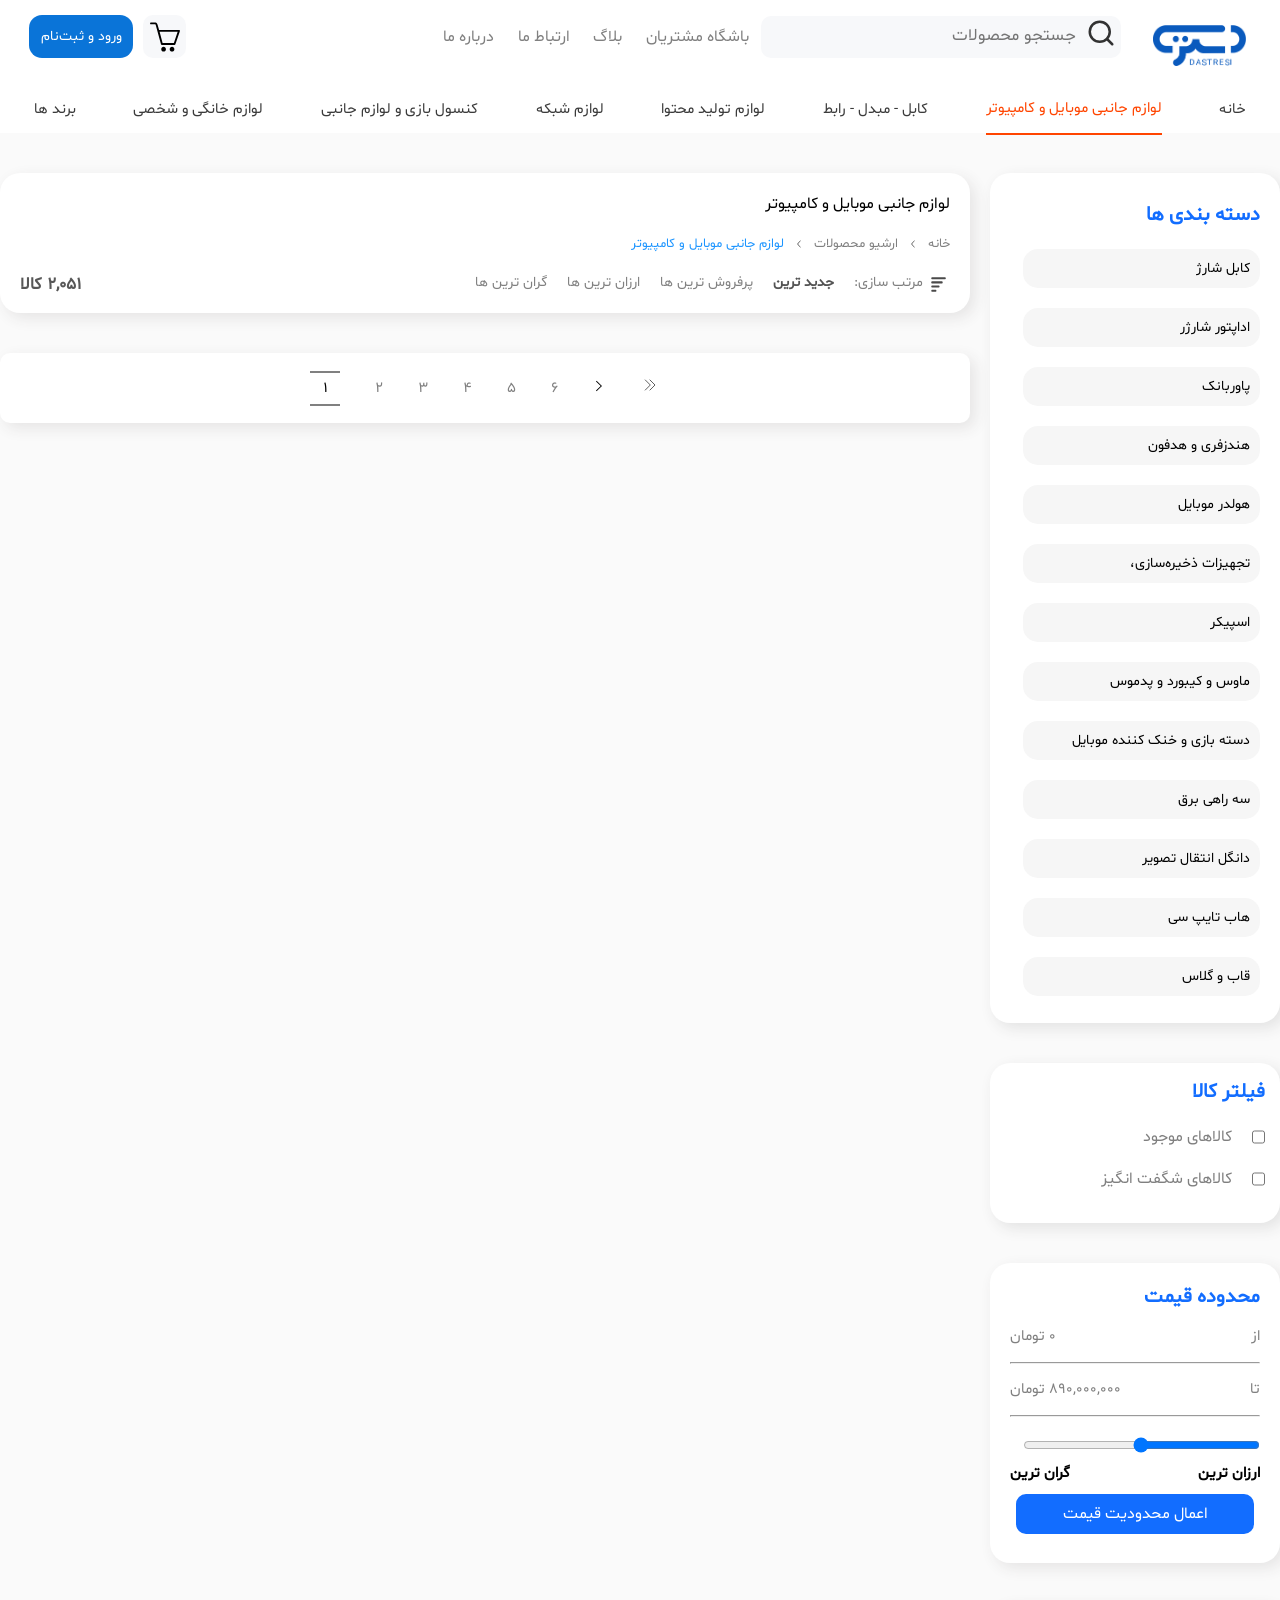
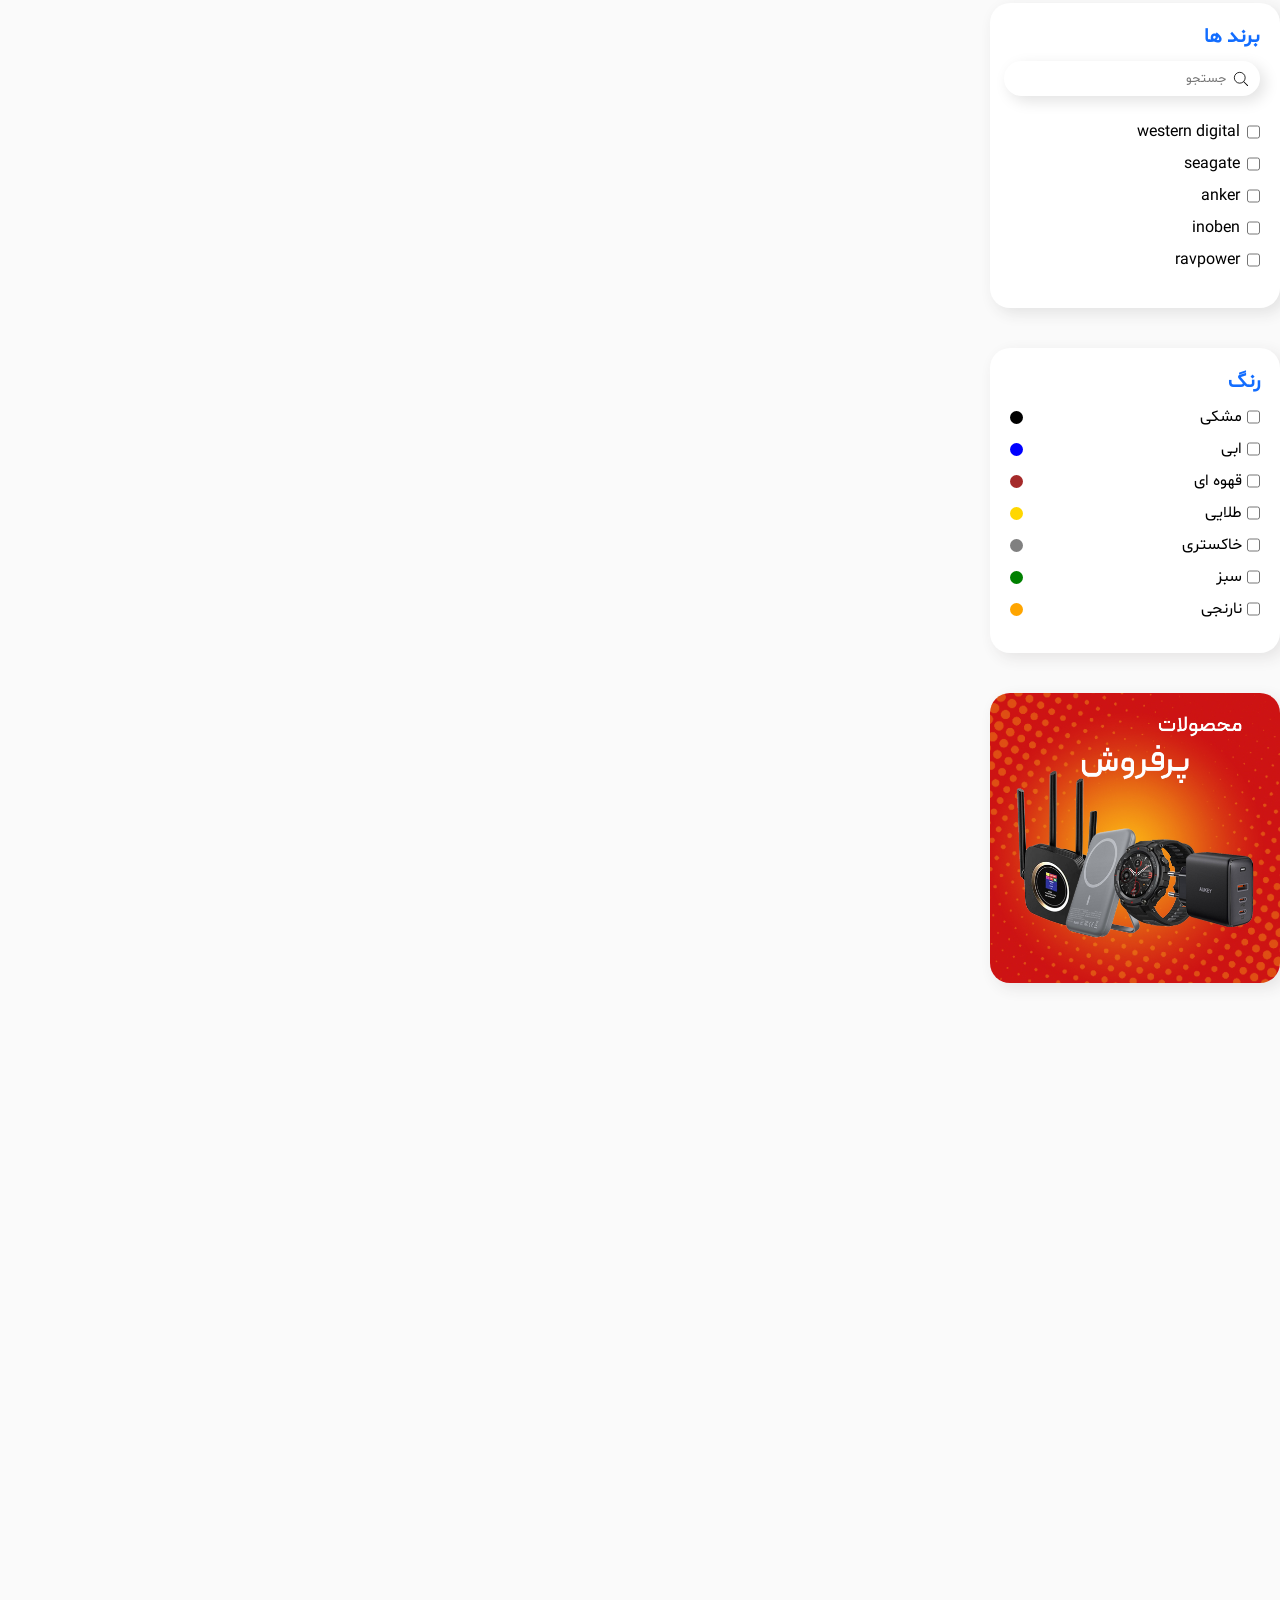
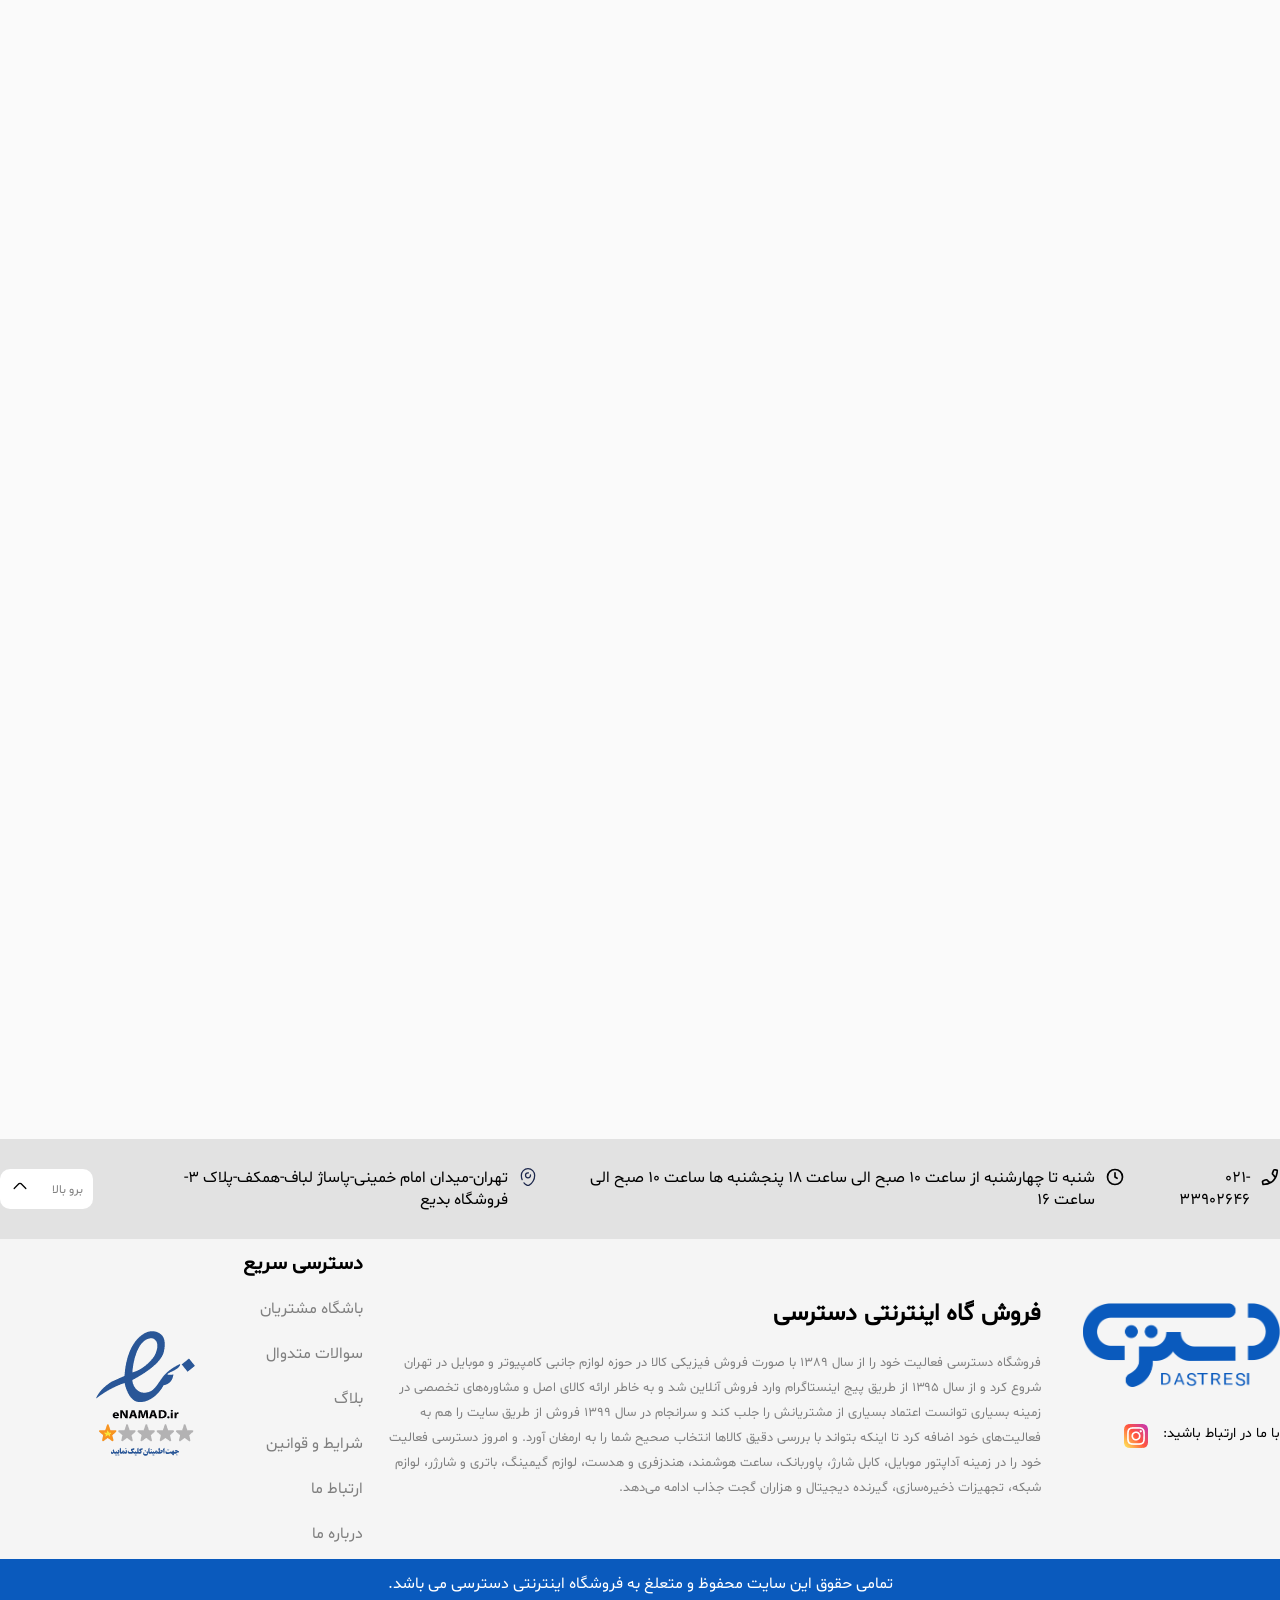
<file: Lavazem_Janebi_Mobile_computer.html>
<!doctype html>
<html lang="en" dir="rtl">
    <head>
        <meta charset="UTF-8" />
        <meta name="viewport" content="width=device-width, initial-scale=1.0" />
        <title>خرید لوازم جانبی موبایل با بهترین قیمت و کیفیت</title>
        <link
            rel="shortcut icon"
            href="./images/favicon.png"
            type="image/x-icon"
        />
        <link
            rel="stylesheet"
            href="./css/css_Lavazem_Janebi/main_lavazem_janebi.css"
        />
    </head>
    <body>
        <div id="for_coming_up"></div>
        <header class="header">
            <div class="headerTop">
                <div class="dastresi_lego">
                    <img src="./images/dastresi_logo.png" alt="dastresi logo" />
                </div>
                <div class="search_box">
                    <div class="SearchLego">
                        <label for="search_home">
                            <svg
                                width="30px"
                                height="30px"
                                viewBox="0 0 24 24"
                                fill="none"
                                xmlns="http://www.w3.org/2000/svg"
                            >
                                <path
                                    d="M17 17L21 21"
                                    stroke="#323232"
                                    stroke-width="2"
                                    stroke-linecap="round"
                                    stroke-linejoin="round"
                                />
                                <path
                                    d="M19 11C19 15.4183 15.4183 19 11 19C6.58172 19 3 15.4183 3 11C3 6.58172 6.58172 3 11 3C15.4183 3 19 6.58172 19 11Z"
                                    stroke="#323232"
                                    stroke-width="2"
                                />
                            </svg>
                        </label>
                    </div>
                    <input
                        type="search"
                        name="search_home"
                        id="search_home"
                        class="search_input"
                        placeholder="جستجو محصولات"
                    />
                </div>
                <div class="portals">
                    <a href="./Bashgah_Moshtarian.html">باشگاه مشتریان</a>
                    <a href="#">بلاگ</a>
                    <a href="#">ارتباط ما</a>
                    <a href="#">درباره ما</a>
                </div>
                <div class="empty"></div>

                <div class="sabad_kharid">
                    <svg
                        fill="#000000"
                        width="64px"
                        height="64px"
                        viewBox="0 0 32 32"
                        version="1.1"
                        xmlns="http://www.w3.org/2000/svg"
                    >
                        <g id="SVGRepo_bgCarrier" stroke-width="0"></g>
                        <g
                            id="SVGRepo_tracerCarrier"
                            stroke-linecap="round"
                            stroke-linejoin="round"
                        ></g>
                        <g id="SVGRepo_iconCarrier">
                            <path
                                d="M31.739 8.875c-0.186-0.264-0.489-0.422-0.812-0.422h-21.223l-1.607-5.54c-0.63-2.182-2.127-2.417-2.741-2.417h-4.284c-0.549 0-0.993 0.445-0.993 0.993s0.445 0.993 0.993 0.993h4.283c0.136 0 0.549 0 0.831 0.974l5.527 20.311c0.12 0.428 0.511 0.724 0.956 0.724h13.499c0.419 0 0.793-0.262 0.934-0.657l4.758-14.053c0.11-0.304 0.064-0.643-0.122-0.907zM25.47 22.506h-12.046l-3.161-12.066h19.253zM23.5 26.504c-1.381 0-2.5 1.119-2.5 2.5s1.119 2.5 2.5 2.5 2.5-1.119 2.5-2.5c0-1.381-1.119-2.5-2.5-2.5zM14.5 26.504c-1.381 0-2.5 1.119-2.5 2.5s1.119 2.5 2.5 2.5 2.5-1.119 2.5-2.5c0-1.381-1.119-2.5-2.5-2.5z"
                            ></path>
                        </g>
                    </svg>
                </div>
                <div class="signin_and_signup">
                    <a href="./login.html">ورود و ثبت‌نام</a>
                </div>
            </div>

            <nav class="headerBottom">
                <ul class="asli_portals_in_header" type="none">
                    <li>
                        <a href="./index.html">خانه</a>
                    </li>
                    <li>
                        <a href="#" class="home_portal">
                            لوازم جانبی موبایل و کامپیوتر</a
                        >
                        <div class="SubMenu">
                            <h5>ماوس و کیبورد و پدموس</h5>
                            <h5>کابل شارژ</h5>
                            <h5>اداپتور شارژ</h5>
                            <h5>پاوربانک</h5>
                            <h5>هنذفری و هدفون</h5>
                            <h5>اسپیکر</h5>
                            <h5>تجهیزات دخیره سازی</h5>
                            <h5>هولدر موبایل</h5>
                            <h5>دسته بازی و خنک کننده موبایل</h5>
                            <h5>سه راهی برق</h5>
                            <h5>دانگل انتقال تصویر</h5>
                            <h5>هاب تایپ سی</h5>
                            <h5>قاب گلس</h5>
                        </div>
                    </li>
                    <li>
                        <a href="#">کابل - مبدل - رابط</a>
                        <div class="SubMenu">
                            <h5>کابل hdmi</h5>
                            <h5>کابل پرینتر</h5>
                            <h5>گیرنده بلوتوث صدا</h5>
                            <h5>تبدیل صدا و AUX</h5>
                            <h5>تبدیل سوکت شارژ</h5>
                            <h5>مبدل تصویر HDMI و VGA</h5>
                            <h5>کابل AUX</h5>
                            <h5>کابل ۲ به ۱ صدا</h5>
                            <h5>کابل اپتیکال</h5>
                            <h5>کابل OTG</h5>
                        </div>
                    </li>
                    <li>
                        <a href="#">لوازم تولید محتوا</a>
                        <div class="SubMenu">
                            <h5>میکروفون</h5>
                            <h5>رینگ لایت</h5>
                            <h5>سه پایه نور</h5>
                        </div>
                    </li>
                    <li>
                        <a href="#">لوازم شبکه</a>
                        <div class="SubMenu">
                            <h5>مودم</h5>
                            <h5>هاب شبکه</h5>
                            <h5>مودم همراه</h5>
                            <h5>دانگل وای فای</h5>
                            <h5>روتر</h5>
                        </div>
                    </li>
                    <li>
                        <a href="#">کنسول بازی و لوازم جانبی</a>
                        <div class="SubMenu">
                            <h5>کیف کنسول بازی</h5>
                            <h5>هدفون گیمینگ</h5>
                            <h5>موس و کیبورد</h5>
                            <h5>دسته بازی</h5>
                            <h5>شارژر دسته بازی</h5>
                        </div>
                    </li>
                    <li>
                        <a href="#">لوازم خانگی و شخصی</a>
                        <div class="SubMenu">
                            <h5>گجت هوشمند</h5>
                            <h5>ماشین اصلاح سر و صورت</h5>
                            <h5>باتری و شارژر</h5>
                            <h5>اندروید باکس و گیرنده دیجیتال</h5>
                            <h5>مچ بند و ساعت هوشمند</h5>
                            <h5>ابزار</h5>
                            <h5>محصولات کمبو</h5>
                            <h5>اف ام پلیر</h5>
                        </div>
                    </li>
                    <li>
                        <a href="#">برند ها</a>
                        <div class="speial_sub_menu">
                            <div class="row_1">
                                <pre>هایلو                 haylou</pre>
                                <pre>دای هارد            die hard</pre>
                                <pre>اسکال کندی        skullcandy</pre>
                                <pre>اپل                     apple</pre>
                                <pre>کملیون               camelion</pre>
                                <pre>کلومن پلاس        koluman plus</pre>
                            </div>
                            <div class="row_2">
                                <pre>یسیدو                  yesido</pre>
                                <pre>نزتک                 naztech</pre>
                                <pre>پرووان                proOne</pre>
                                <pre>ال دی نیو              ldnio</pre>
                                <pre>دوراسل              duracell</pre>
                                <pre>سومو                    somo</pre>
                            </div>
                            <div class="row_3">
                                <pre>بیسوس                 baseus</pre>
                                <pre>بویا                    boya</pre>
                                <pre>مک دودو               mcdodo</pre>
                                <pre>پاورو لوژی        powerology</pre>
                                <pre>راو پاور            ravpower</pre>
                                <pre>اکی                    aukey</pre>
                            </div>
                            <div class="row_4">
                                <pre>انکر                    anker</pre>
                                <pre>اینوبن                 inoben</pre>
                                <pre>مومکس                   momax</pre>
                                <pre>وسترن دیجیتال western digital</pre>
                                <pre>شیایومی                xiaomi</pre>
                                <pre>پاناسونبک           panasonic</pre>
                            </div>
                            <div class="row_5">
                                <pre>نیکین                  neekin</pre>
                                <pre>پایونیر               pioneer</pre>
                                <pre>جی پی                      gp</pre>
                                <pre>ای فورتک               a4tech</pre>
                                <pre>وان مور              one more</pre>
                                <pre>مکسل                    mawel</pre>
                            </div>
                        </div>
                    </li>
                </ul>
            </nav>
        </header>
        <div class="divar"></div>
        <main class="main">
            <aside class="aside">
                <div class="dastebandi">
                    <h2 class="title">دسته بندی ها</h2>
                    <h4 class="item">کابل شارژ</h4>
                    <h4 class="item">اداپتور شارژر</h4>
                    <h4 class="item">پاوربانک</h4>
                    <h4 class="item">هندزفری و هدفون</h4>
                    <h4 class="item">هولدر موبایل</h4>
                    <h4 class="item">تجهیزات ذخیره‌سازی،</h4>
                    <h4 class="item">اسپیکر</h4>
                    <h4 class="item">ماوس و کیبورد و پدموس</h4>
                    <h4 class="item">دسته بازی و خنک کننده موبایل</h4>
                    <h4 class="item">سه راهی برق</h4>
                    <h4 class="item">دانگل انتقال تصویر</h4>
                    <h4 class="item">هاب تایپ سی</h4>
                    <h4 class="item">قاب و گلاس</h4>
                </div>
                <div class="filter">
                    <h2 class="title">فیلتر کالا</h2>
                    <div class="box1">
                        <input type="checkbox" />
                        <h4 class="fillter_1">کالاهای موجود</h4>
                    </div>
                    <div class="box2">
                        <input type="checkbox" />
                        <h4 class="fillter_2">کالاهای شگفت انگیز</h4>
                    </div>
                </div>

                <div class="price_range">
                    <h2 class="title">محدوده قیمت</h2>
                    <div class="from">
                        <div class="az">از</div>
                        <div class="price_az">0 تومان</div>
                    </div>
                    <hr width="100%" />
                    <div class="to">
                        <div class="ta">تا</div>
                        <div class="price_ta">890,000,000 تومان</div>
                    </div>
                    <hr width="100%" />
                    <input type="range" class="range_input" />
                    <div class="matn_input">
                        <h4>ارزان ترین</h4>
                        <h4>گران ترین</h4>
                    </div>
                    <div class="submit">اعمال محدودیت قیمت</div>
                </div>

                <div class="brands">
                    <h2 class="title">برند ها</h2>
                    <div class="search_box">
                        <svg
                            width="20px"
                            height="20px"
                            viewBox="0 0 24 24"
                            fill="none"
                            xmlns="http://www.w3.org/2000/svg"
                        >
                            <g clip-path="url(#clip0_15_152)">
                                <rect width="24" height="24" fill="white" />
                                <circle
                                    cx="10.5"
                                    cy="10.5"
                                    r="6.5"
                                    stroke="#000000"
                                    stroke-linejoin="round"
                                />
                                <path
                                    d="M19.6464 20.3536C19.8417 20.5488 20.1583 20.5488 20.3536 20.3536C20.5488 20.1583 20.5488 19.8417 20.3536 19.6464L19.6464 20.3536ZM20.3536 19.6464L15.3536 14.6464L14.6464 15.3536L19.6464 20.3536L20.3536 19.6464Z"
                                    fill="#000000"
                                />
                            </g>
                            <defs>
                                <clipPath id="clip0_15_152">
                                    <rect width="24" height="24" fill="white" />
                                </clipPath>
                            </defs>
                        </svg>

                        <input
                            type="search"
                            class="search_input"
                            placeholder="جستجو"
                        />
                    </div>
                    <div class="brand_items">
                        <div class="box">
                            <input type="checkbox" />
                            <h4 class="fillter">western digital</h4>
                        </div>
                        <div class="box">
                            <input type="checkbox" />
                            <h4 class="fillter">seagate</h4>
                        </div>
                        <div class="box">
                            <input type="checkbox" />
                            <h4 class="fillter">anker</h4>
                        </div>
                        <div class="box">
                            <input type="checkbox" />
                            <h4 class="fillter">inoben</h4>
                        </div>
                        <div class="box">
                            <input type="checkbox" />
                            <h4 class="fillter">ravpower</h4>
                        </div>
                        <div class="box">
                            <input type="checkbox" />
                            <h4 class="fillter">awei</h4>
                        </div>
                        <div class="box">
                            <input type="checkbox" />
                            <h4 class="fillter">mcdodo</h4>
                        </div>
                        <div class="box">
                            <input type="checkbox" />
                            <h4 class="fillter">momax</h4>
                        </div>
                        <div class="box">
                            <input type="checkbox" />
                            <h4 class="fillter">baseus</h4>
                        </div>
                        <div class="box">
                            <input type="checkbox" />
                            <h4 class="fillter">somo</h4>
                        </div>
                        <div class="box">
                            <input type="checkbox" />
                            <h4 class="fillter">daiyo</h4>
                        </div>
                        <div class="box">
                            <input type="checkbox" />
                            <h4 class="fillter">ldnio</h4>
                        </div>
                        <div class="box">
                            <input type="checkbox" />
                            <h4 class="fillter">proone</h4>
                        </div>
                        <div class="box">
                            <input type="checkbox" />
                            <h4 class="fillter">tsco</h4>
                        </div>
                        <div class="box">
                            <input type="checkbox" />
                            <h4 class="fillter">camelion</h4>
                        </div>
                        <div class="box">
                            <input type="checkbox" />
                            <h4 class="fillter">sony</h4>
                        </div>
                        <div class="box">
                            <input type="checkbox" />
                            <h4 class="fillter">energizer</h4>
                        </div>
                        <div class="box">
                            <input type="checkbox" />
                            <h4 class="fillter">verity</h4>
                        </div>
                        <div class="box">
                            <input type="checkbox" />
                            <h4 class="fillter">k net</h4>
                        </div>
                        <div class="box">
                            <input type="checkbox" />
                            <h4 class="fillter">p net</h4>
                        </div>
                        <div class="box">
                            <input type="checkbox" />
                            <h4 class="fillter">bafo</h4>
                        </div>
                        <div class="box">
                            <input type="checkbox" />
                            <h4 class="fillter">earldom</h4>
                        </div>
                        <div class="box">
                            <input type="checkbox" />
                            <h4 class="fillter">hp</h4>
                        </div>

                        <div class="box">
                            <input type="checkbox" />
                            <h4 class="fillter">Powerology</h4>
                        </div>
                        <div class="box">
                            <input type="checkbox" />
                            <h4 class="fillter">aukey</h4>
                        </div>
                        <div class="box">
                            <input type="checkbox" />
                            <h4 class="fillter">nilkin</h4>
                        </div>
                        <div class="box">
                            <input type="checkbox" />
                            <h4 class="fillter">celebrat</h4>
                        </div>
                        <div class="box">
                            <input type="checkbox" />
                            <h4 class="fillter">jellico</h4>
                        </div>

                        <div class="box">
                            <input type="checkbox" />
                            <h4 class="fillter">remax</h4>
                        </div>
                        <div class="box">
                            <input type="checkbox" />
                            <h4 class="fillter">sp</h4>
                        </div>
                        <div class="box">
                            <input type="checkbox" />
                            <h4 class="fillter">qcy</h4>
                        </div>
                    </div>
                </div>
                <div class="color_card">
                    <h2 class="title_asli">رنگ</h2>
                    <div class="items">
                        <div class="box">
                            <div class="data">
                                <input type="checkbox" />
                                <h4>مشکی</h4>
                            </div>
                            <div class="circle black"></div>
                        </div>
                        <div class="box">
                            <div class="data">
                                <input type="checkbox" />
                                <h4>ابی</h4>
                            </div>
                            <div class="circle blue"></div>
                        </div>
                        <div class="box">
                            <div class="data">
                                <input type="checkbox" />
                                <h4>قهوه ای</h4>
                            </div>
                            <div class="circle brown"></div>
                        </div>
                        <div class="box">
                            <div class="data">
                                <input type="checkbox" />
                                <h4>طلایی</h4>
                            </div>
                            <div class="circle golden"></div>
                        </div>
                        <div class="box">
                            <div class="data">
                                <input type="checkbox" />
                                <h4>خاکستری</h4>
                            </div>
                            <div class="circle gray"></div>
                        </div>
                        <div class="box">
                            <div class="data">
                                <input type="checkbox" />
                                <h4>سبز</h4>
                            </div>
                            <div class="circle green"></div>
                        </div>
                        <div class="box">
                            <div class="data">
                                <input type="checkbox" />
                                <h4>نارنجی</h4>
                            </div>
                            <div class="circle orange"></div>
                        </div>
                        <div class="box">
                            <div class="data">
                                <input type="checkbox" />
                                <h4>صورتی</h4>
                            </div>
                            <div class="circle color_1"></div>
                        </div>
                        <div class="box">
                            <div class="data">
                                <input type="checkbox" />
                                <h4>بنفش</h4>
                            </div>
                            <div class="circle color_2"></div>
                        </div>
                        <div class="box">
                            <div class="data">
                                <input type="checkbox" />
                                <h4>قرمز</h4>
                            </div>
                            <div class="circle color_3"></div>
                        </div>
                        <div class="box">
                            <div class="data">
                                <input type="checkbox" />
                                <h4>نقره ای</h4>
                            </div>
                            <div class="circle color_4"></div>
                        </div>
                        <div class="box">
                            <div class="data">
                                <input type="checkbox" />
                                <h4>سفید</h4>
                            </div>
                            <div class="circle color_5"></div>
                        </div>
                        <div class="box">
                            <div class="data">
                                <input type="checkbox" />
                                <h4>سرمه ای</h4>
                            </div>
                            <div class="circle color_6"></div>
                        </div>
                        <div class="box">
                            <div class="data">
                                <input type="checkbox" />
                                <h4>طوسی</h4>
                            </div>
                            <div class="circle color_7"></div>
                        </div>
                        <div class="box">
                            <div class="data">
                                <input type="checkbox" />
                                <h4>زیتونی</h4>
                            </div>
                            <div class="circle color_8"></div>
                        </div>
                        <div class="box">
                            <div class="data">
                                <input type="checkbox" />
                                <h4>رز گلد</h4>
                            </div>
                            <div class="circle color_9"></div>
                        </div>
                        <div class="box">
                            <div class="data">
                                <input type="checkbox" />
                                <h4>بی رنگ</h4>
                            </div>
                            <div class="circle color_10"></div>
                        </div>
                        <div class="box">
                            <div class="data">
                                <input type="checkbox" />
                                <h4>ارتشی</h4>
                            </div>
                            <div class="circle color_11"></div>
                        </div>
                        <div class="box">
                            <div class="data">
                                <input type="checkbox" />
                                <h4>شیشه ای</h4>
                            </div>
                            <div class="circle color_12"></div>
                        </div>
                        <div class="box">
                            <div class="data">
                                <input type="checkbox" />
                                <h4>نمونه انباکس شده</h4>
                            </div>
                            <div class="circle color_13"></div>
                        </div>
                        <div class="box">
                            <div class="data">
                                <input type="checkbox" />
                                <h4>بدون پک(رو دستگاهی)</h4>
                            </div>
                            <div class="circle color_14"></div>
                        </div>
                        <div class="box">
                            <div class="data">
                                <input type="checkbox" />
                                <h4>تیتانیوم</h4>
                            </div>
                            <div class="circle color_15"></div>
                        </div>
                        <div class="box">
                            <div class="data">
                                <input type="checkbox" />
                                <h4>مشکی طلایی</h4>
                            </div>
                            <div class="circle color_16"></div>
                        </div>
                        <div class="box">
                            <div class="data">
                                <input type="checkbox" />
                                <h4>نمونه انباکس شده بدون پک</h4>
                            </div>
                            <div class="circle color_17"></div>
                        </div>
                    </div>
                </div>
                <img class="image" src="./images/aside_image.png" alt="" />
            </aside>
            <div class="contect">
                <div class="info">
                    <div class="row1">
                        <h2>لوازم جانبی موبایل و کامپیوتر</h2>
                    </div>
                    <div class="row2">
                        <h5 class="m_1">خانه</h5>
                        <svg
                            width="10px"
                            height="10px"
                            viewBox="0 0 24 24"
                            fill="none"
                            xmlns="http://www.w3.org/2000/svg"
                        >
                            <g id="SVGRepo_bgCarrier" stroke-width="0"></g>
                            <g
                                id="SVGRepo_tracerCarrier"
                                stroke-linecap="round"
                                stroke-linejoin="round"
                            ></g>
                            <g id="SVGRepo_iconCarrier">
                                <path
                                    d="M14.9991 19L9.83911 14C9.56672 13.7429 9.34974 13.433 9.20142 13.0891C9.0531 12.7452 8.97656 12.3745 8.97656 12C8.97656 11.6255 9.0531 11.2548 9.20142 10.9109C9.34974 10.567 9.56672 10.2571 9.83911 10L14.9991 5"
                                    stroke="#000000"
                                    stroke-width="1.5"
                                    stroke-linecap="round"
                                    stroke-linejoin="round"
                                ></path>
                            </g>
                        </svg>
                        <h5 class="m_2">ارشیو محصولات</h5>
                        <svg
                            width="10px"
                            height="10px"
                            viewBox="0 0 24 24"
                            fill="none"
                            xmlns="http://www.w3.org/2000/svg"
                        >
                            <g id="SVGRepo_bgCarrier" stroke-width="0"></g>
                            <g
                                id="SVGRepo_tracerCarrier"
                                stroke-linecap="round"
                                stroke-linejoin="round"
                            ></g>
                            <g id="SVGRepo_iconCarrier">
                                <path
                                    d="M14.9991 19L9.83911 14C9.56672 13.7429 9.34974 13.433 9.20142 13.0891C9.0531 12.7452 8.97656 12.3745 8.97656 12C8.97656 11.6255 9.0531 11.2548 9.20142 10.9109C9.34974 10.567 9.56672 10.2571 9.83911 10L14.9991 5"
                                    stroke="#000000"
                                    stroke-width="1.5"
                                    stroke-linecap="round"
                                    stroke-linejoin="round"
                                ></path>
                            </g>
                        </svg>
                        <h5 class="m_3">لوازم جانبی موبایل و کامپیوتر</h5>
                    </div>
                    <div class="row3">
                        <div class="col1">
                            <div class="m_1">
                                <svg
                                    width="25px"
                                    height="25px"
                                    viewBox="0 0 24 24"
                                    fill="none"
                                    xmlns="http://www.w3.org/2000/svg"
                                >
                                    <g
                                        id="SVGRepo_bgCarrier"
                                        stroke-width="0"
                                    ></g>
                                    <g
                                        id="SVGRepo_tracerCarrier"
                                        stroke-linecap="round"
                                        stroke-linejoin="round"
                                    ></g>
                                    <g id="SVGRepo_iconCarrier">
                                        <path
                                            d="M7 18C6.44771 18 6 17.5523 6 17C6 16.4477 6.44771 16 7 16H10C10.5523 16 11 16.4477 11 17C11 17.5523 10.5523 18 10 18H7Z"
                                            fill="rgb(74, 73, 73)"
                                        ></path>
                                        <path
                                            d="M6 13C6 13.5523 6.44771 14 7 14H13C13.5523 14 14 13.5523 14 13C14 12.4477 13.5523 12 13 12H7C6.44771 12 6 12.4477 6 13Z"
                                            fill="rgb(74, 73, 73)"
                                        ></path>
                                        <path
                                            d="M7 10C6.44771 10 6 9.55229 6 9C6 8.44771 6.44771 8 7 8H16C16.5523 8 17 8.44771 17 9C17 9.55228 16.5523 10 16 10H7Z"
                                            fill="rgb(74, 73, 73)"
                                        ></path>
                                        <path
                                            d="M6 5C6 5.55228 6.44772 6 7 6L19 6C19.5523 6 20 5.55228 20 5C20 4.44771 19.5523 4 19 4L7 4C6.44771 4 6 4.44772 6 5Z"
                                            fill="rgb(74, 73, 73)"
                                        ></path>
                                    </g>
                                </svg>
                                <div class="moratab">مرتب سازی:</div>
                            </div>
                            <div class="m_2">جدید ترین</div>
                            <div class="link">پرفروش ترین ها</div>
                            <div class="link">ارزان ترین ها</div>
                            <div class="link">گران ترین ها</div>
                        </div>
                        <div class="col2">2,051 کالا</div>
                    </div>
                </div>
                <div class="cards"></div>
                <div class="page_naver">
                    <div class="c_1">1</div>
                    <div class="c_2">2</div>
                    <div class="c_2">3</div>
                    <div class="c_2">4</div>
                    <div class="c_2">5</div>
                    <div class="c_2">6</div>
                    <div class="c_2">
                        <svg
                            width="12px"
                            height="12px"
                            viewBox="0 0 1024 1024"
                            class="icon"
                            version="1.1"
                            xmlns="http://www.w3.org/2000/svg"
                            fill="#000000"
                        >
                            <g id="SVGRepo_bgCarrier" stroke-width="0"></g>
                            <g
                                id="SVGRepo_tracerCarrier"
                                stroke-linecap="round"
                                stroke-linejoin="round"
                            ></g>
                            <g id="SVGRepo_iconCarrier">
                                <path
                                    d="M256 120.768L306.432 64 768 512l-461.568 448L256 903.232 659.072 512z"
                                    fill="#000000"
                                ></path>
                            </g>
                        </svg>
                    </div>
                    <div class="c_2">
                        <svg
                            version="1.1"
                            id="Layer_1"
                            xmlns="http://www.w3.org/2000/svg"
                            xmlns:xlink="http://www.w3.org/1999/xlink"
                            width="20px"
                            height="20px"
                            viewBox="0 0 64 64"
                            enable-background="new 0 0 64 64"
                            xml:space="preserve"
                            fill="#000000"
                        >
                            <g id="SVGRepo_bgCarrier" stroke-width="0"></g>
                            <g
                                id="SVGRepo_tracerCarrier"
                                stroke-linecap="round"
                                stroke-linejoin="round"
                            ></g>
                            <g id="SVGRepo_iconCarrier">
                                <g>
                                    <polyline
                                        fill="none"
                                        stroke="#000000"
                                        stroke-width="2"
                                        stroke-linejoin="bevel"
                                        stroke-miterlimit="10"
                                        points="31,15 48,32 31,49 "
                                    ></polyline>
                                </g>
                                <g>
                                    <polyline
                                        fill="none"
                                        stroke="#000000"
                                        stroke-width="2"
                                        stroke-linejoin="bevel"
                                        stroke-miterlimit="10"
                                        points="16,15 33,32 16,49 "
                                    ></polyline>
                                </g>
                            </g>
                        </svg>
                    </div>
                </div>
                <div class="coments"></div>
            </div>
        </main>
        <footer>
            <div class="footerup">
                <div class="box">
                    <div class="tel_svg">
                        <svg
                            width="20px"
                            height="20px"
                            viewBox="0 0 24 24"
                            fill="none"
                            xmlns="http://www.w3.org/2000/svg"
                        >
                            <path
                                d="M18.6038 12.7268L15.5652 9.08666C15.2572 8.69067 15.1032 8.49267 15.0225 8.27061C14.9511 8.07411 14.9215 7.86486 14.9357 7.65628C14.9518 7.42055 15.045 7.18766 15.2313 6.72187L15.942 4.94513C16.2177 4.25581 16.3556 3.91116 16.5934 3.68525C16.8029 3.48618 17.0656 3.3519 17.3496 3.29856C17.672 3.23803 18.0321 3.32806 18.7524 3.50812L20.7197 4.00002C20.7197 14 13.72 21 3.71973 21L3.2281 19.0324C3.04804 18.3122 2.95801 17.952 3.01854 17.6297C3.07188 17.3456 3.20616 17.083 3.40522 16.8734C3.63113 16.6356 3.97579 16.4977 4.66511 16.222L6.25064 15.5878C6.78204 15.3752 7.04773 15.2689 7.31264 15.2608C7.54678 15.2536 7.77934 15.3013 7.99171 15.4002C8.23199 15.512 8.43434 15.7144 8.83904 16.1191L11.9254 19.1569"
                                stroke="#000000"
                                stroke-width="2"
                                stroke-linecap="round"
                                stroke-linejoin="round"
                            />
                        </svg>
                    </div>
                    <div class="tel_number">021-33902646</div>
                </div>
                <div class="box">
                    <div class="clock_svg">
                        <svg
                            width="20px"
                            height="20px"
                            viewBox="0 0 24 24"
                            fill="none"
                            xmlns="http://www.w3.org/2000/svg"
                        >
                            <path
                                d="M12 7V12L14.5 13.5M21 12C21 16.9706 16.9706 21 12 21C7.02944 21 3 16.9706 3 12C3 7.02944 7.02944 3 12 3C16.9706 3 21 7.02944 21 12Z"
                                stroke="#000000"
                                stroke-width="2"
                                stroke-linecap="round"
                                stroke-linejoin="round"
                            />
                        </svg>
                    </div>
                    <div class="clock_matn">
                        شنبه تا چهارشنبه از ساعت 10 صبح الی ساعت 18 پنجشنبه ها
                        ساعت 10 صبح الی ساعت 16
                    </div>
                </div>
                <div class="box">
                    <div class="map_svg">
                        <svg
                            width="20px"
                            height="20px"
                            viewBox="0 0 24 24"
                            fill="none"
                            xmlns="http://www.w3.org/2000/svg"
                        >
                            <path
                                d="M12.5 7.04148C12.3374 7.0142 12.1704 7 12 7C10.3431 7 9 8.34315 9 10C9 11.6569 10.3431 13 12 13C13.6569 13 15 11.6569 15 10C15 9.82964 14.9858 9.6626 14.9585 9.5"
                                stroke="#1C274C"
                                stroke-width="1.5"
                                stroke-linecap="round"
                            />
                            <path
                                d="M5 15.2161C4.35254 13.5622 4 11.8013 4 10.1433C4 5.64588 7.58172 2 12 2C16.4183 2 20 5.64588 20 10.1433C20 14.6055 17.4467 19.8124 13.4629 21.6744C12.5343 22.1085 11.4657 22.1085 10.5371 21.6744C9.26474 21.0797 8.13831 20.1439 7.19438 19"
                                stroke="#1C274C"
                                stroke-width="1.5"
                                stroke-linecap="round"
                            />
                        </svg>
                    </div>
                    <div class="map_matn">
                        تهران-میدان امام خمینی-پاساژ لباف-همکف-پلاک 3-فروشگاه
                        بدیع
                    </div>
                </div>
                <a href="#for_coming_up" class="go_up">
                    <div class="matn">
                        <span>برو بالا</span>
                    </div>
                    <div class="svg">
                        <svg
                            width="20px"
                            height="20px"
                            viewBox="0 0 24 24"
                            fill="none"
                            xmlns="http://www.w3.org/2000/svg"
                        >
                            <g id="SVGRepo_bgCarrier" stroke-width="0"></g>
                            <g
                                id="SVGRepo_tracerCarrier"
                                stroke-linecap="round"
                                stroke-linejoin="round"
                            ></g>
                            <g id="SVGRepo_iconCarrier">
                                <path
                                    d="M5 15L10 9.84985C10.2563 9.57616 10.566 9.35814 10.9101 9.20898C11.2541 9.05983 11.625 8.98291 12 8.98291C12.375 8.98291 12.7459 9.05983 13.0899 9.20898C13.434 9.35814 13.7437 9.57616 14 9.84985L19 15"
                                    stroke="#000000"
                                    stroke-width="1.5"
                                    stroke-linecap="round"
                                    stroke-linejoin="round"
                                ></path>
                            </g>
                        </svg>
                    </div>
                </a>
            </div>

            <div class="footermidel">
                <div class="col1">
                    <div class="row1">
                        <img
                            src="./images/dastresi_logo.png"
                            alt="dastresi_lego"
                        />
                    </div>
                    <div class="row2">
                        <h3>با ما در ارتباط باشید:</h3>
                        <img src="./images/instagram.png" alt="instagram" />
                    </div>
                </div>
                <div class="col2">
                    <h2>فروش گاه اینترنتی دسترسی</h2>
                    <p>
                        فروشگاه دسترسی فعالیت خود را از سال ۱۳۸۹ با صورت فروش
                        فیزیکی کالا در حوزه لوازم جانبی کامپیوتر و موبایل در
                        تهران شروع کرد و از سال ۱۳۹۵ از طریق پیج اینستاگرام وارد
                        فروش آنلاین شد و به خاطر ارائه کالای اصل و مشاوره‌های
                        تخصصی در زمینه بسیاری توانست اعتماد بسیاری از مشتریانش
                        را جلب کند و سرانجام در سال ۱۳۹۹ فروش از طریق سایت را هم
                        به فعالیت‌های خود اضافه کرد تا اینکه بتواند با بررسی
                        دقیق کالاها انتخاب صحیح شما را به ارمغان آورد. و امروز
                        دسترسی فعالیت خود را در زمینه آداپتور موبایل، کابل شارژ،
                        پاوربانک، ساعت هوشمند، هندزفری و هدست، لوازم گیمینگ،
                        باتری و شارژر، لوازم شبکه، تجهیزات ذخیره‌سازی، گیرنده
                        دیجیتال و هزاران گجت جذاب ادامه می‌دهد.
                    </p>
                </div>
                <div class="col3">
                    <h2>دسترسی سریع</h2>
                    <a href="./Bashgah_Moshtarian.html">باشگاه مشتریان</a>
                    <a href="#">سوالات متدوال</a>
                    <a href="#">بلاگ</a>
                    <a href="#">شرایط و قوانین</a>
                    <a href="#">ارتباط ما</a>
                    <a href="#">درباره ما</a>
                </div>
                <div class="col4">
                    <img src="./images/eNAMAD_ir.png" alt="eNAMAD.ir" />
                </div>
            </div>

            <div class="footerdown">
                تمامی حقوق این سایت محفوظ و متعلغ به فروشگاه اینترنتی دسترسی می
                باشد.
            </div>
        </footer>
    </body>
</html>
</file>
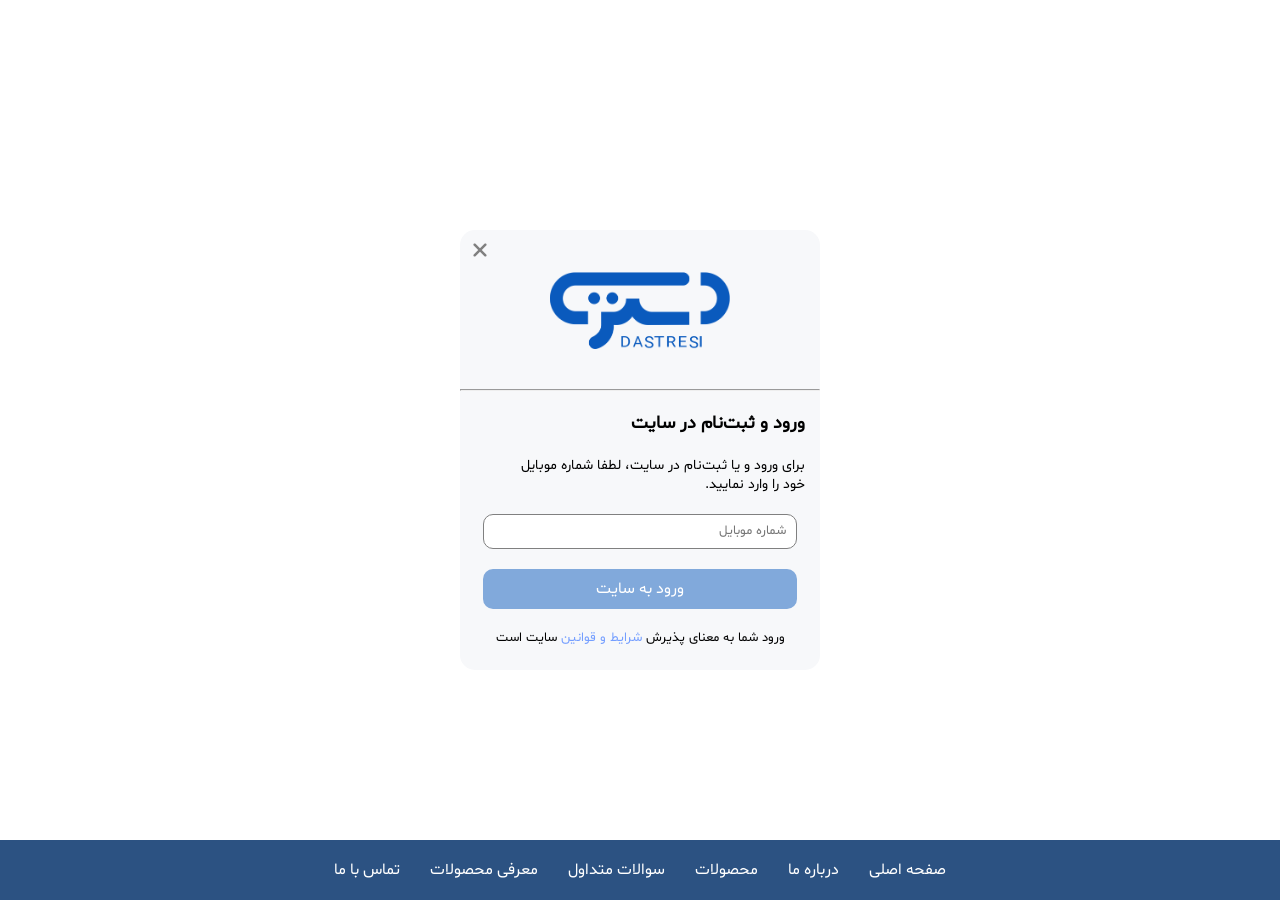
<file: login.html>
<!doctype html>
<html lang="en" dir="rtl">
    <head>
        <meta charset="UTF-8" />
        <meta name="viewport" content="width=device-width, initial-scale=1.0" />
        <title>ورود به سایت</title>
        <link rel="stylesheet" href="./css/css_login/main_login.css" />
        <link
            rel="shortcut icon"
            href="./images/favicon.png"
            type="image/x-icon"
        />
    </head>
    <body>
        <div class="login_box">
            <a class="cross" href="./index.html">
                <svg
                    width="30px"
                    height="30px"
                    viewBox="0 0 24 24"
                    fill="none"
                    xmlns="http://www.w3.org/2000/svg"
                >
                    <g id="SVGRepo_bgCarrier" stroke-width="0"></g>
                    <g
                        id="SVGRepo_tracerCarrier"
                        stroke-linecap="round"
                        stroke-linejoin="round"
                    ></g>
                    <g id="SVGRepo_iconCarrier">
                        <path
                            d="M6.99486 7.00636C6.60433 7.39689 6.60433 8.03005 6.99486 8.42058L10.58 12.0057L6.99486 15.5909C6.60433 15.9814 6.60433 16.6146 6.99486 17.0051C7.38538 17.3956 8.01855 17.3956 8.40907 17.0051L11.9942 13.4199L15.5794 17.0051C15.9699 17.3956 16.6031 17.3956 16.9936 17.0051C17.3841 16.6146 17.3841 15.9814 16.9936 15.5909L13.4084 12.0057L16.9936 8.42059C17.3841 8.03007 17.3841 7.3969 16.9936 7.00638C16.603 6.61585 15.9699 6.61585 15.5794 7.00638L11.9942 10.5915L8.40907 7.00636C8.01855 6.61584 7.38538 6.61584 6.99486 7.00636Z"
                            fill="gray"
                        ></path>
                    </g>
                </svg>
            </a>
            <img
                class="dastresi_lego"
                src="./images/dastresi_logo.png"
                alt="dastresi lego"
            />

            <hr width="360px" />
            <div class="matn">
                <h3>ورود و ثبت‌نام در سایت</h3>
                <p>
                    برای ورود و یا ثبت‌نام در سایت، لطفا شماره موبایل خود را
                    وارد نمایید.
                </p>
            </div>
            <input type="text" placeholder="شماره موبایل" />
            <div class="submitbutton">ورود به سایت</div>
            <div class="finalmatn">
                ورود شما به معنای پذیرش <span>شرایط و قوانین</span> سایت است
            </div>
        </div>
        <footer>
            <a href="./index.html">صفحه اصلی</a>
            <a href="#">درباره ما</a>
            <a href="#">محصولات</a>
            <a href="#">سوالات متداول</a>
            <a href="#">معرفی محصولات</a>
            <a href="#">تماس با ما</a>
        </footer>
    </body>
</html>
</file>
<file: css/css_home/main_home.css>
@import "./setting.css" ;
@import "./footer.css" ;
@import "./header.css" ;
@import "./baner_1.css" ;
@import "./takhfif_rozane.css" ;
@import "./slider2.css";
@import "./slider_3.css";
@import "./why_dastresi.css" ;
@import "./slider4.css" ;
</file>
<file: css/css_Bashgah_Moshtarian/main_bashgah_moshtarian.css>
@import "./setting_bashgah_moshtarian.css" ;
@import "./header_bashgah_moshtarian.css" ;
@import "./cards_of_bashgah_moshtarian.css" ;
@import "./footer.css" ;
</file>
<file: css/css_Lavazem_Janebi/main_lavazem_janebi.css>
@import "./lavazem_janebi_setting.css";
@import  "./header_lavazem_janebi.css" ;
@import  "./footer_lavazem_janebi.css" ;
@import "./content.css" ;
</file>
<file: css/css_login/main_login.css>
@import "./setting.css" ;
@import "./login_card.css" ;
@import "./footer.css" ;
</file>
